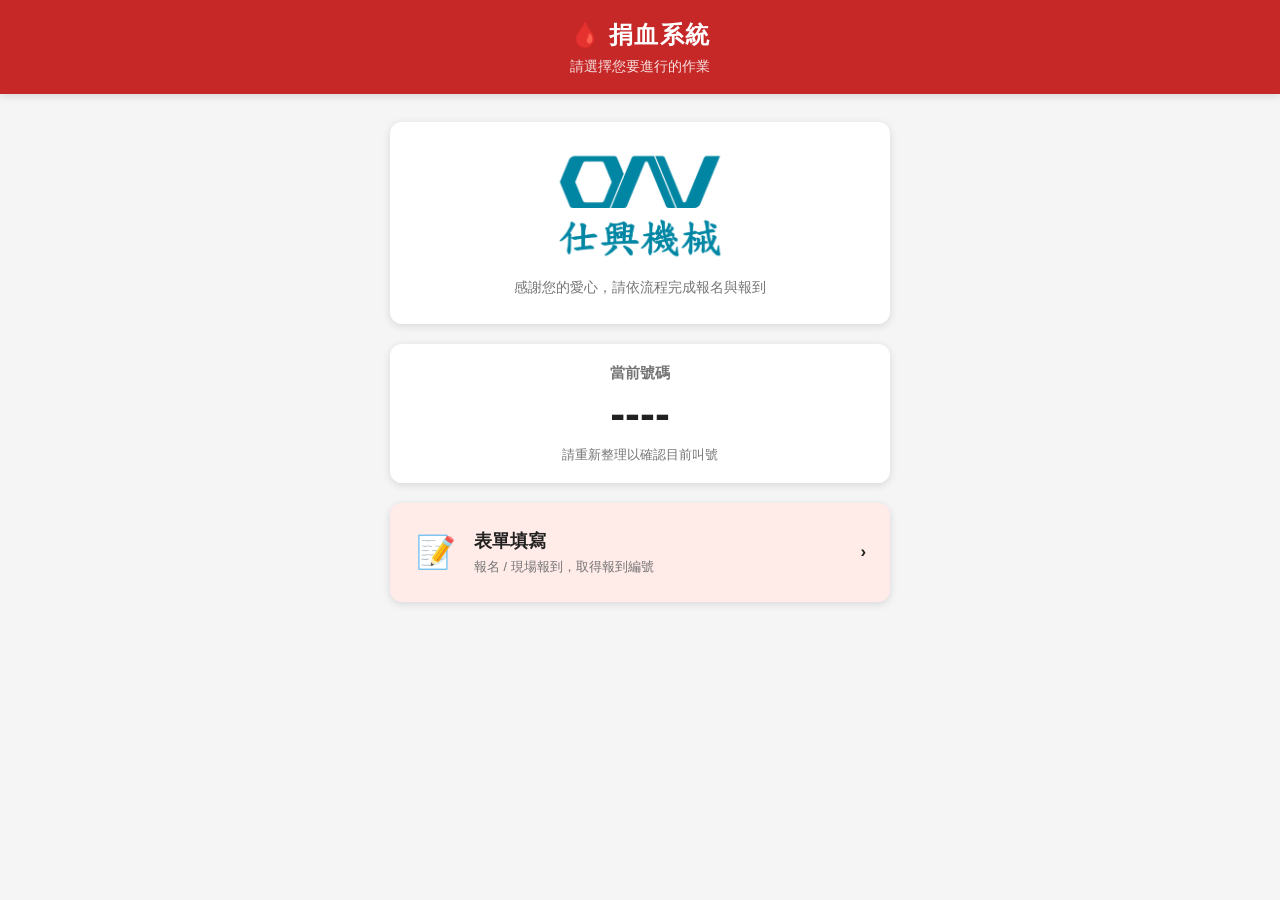
<file: index.html>
<!DOCTYPE html>
<html lang="zh-TW">
<head>
  <meta charset="UTF-8">
  <meta name="viewport" content="width=device-width, initial-scale=1.0">
  <title>捐血系統</title>
  <link rel="stylesheet" href="css/style.css">
  <script src="js/config.js"></script>
  <script src="js/utils.js"></script>
</head>
<body>

  <header class="site-header">
    <h1>🩸 捐血系統</h1>
    <div class="subtitle">請選擇您要進行的作業</div>
  </header>

  <main class="container">

    <div class="home-banner">
      <img src="oav-logo.png" alt="仕興機械" class="banner-logo">
      <div class="event-title hidden" id="eventTitle"></div>
      <p>感謝您的愛心，請依流程完成報名與報到</p>
    </div>

    <section class="current-number-card" aria-live="polite">
      <div class="current-number-label">當前號碼</div>
      <div class="current-number-value" id="currentNumber">----</div>
      <div class="waiting-range hidden" id="waitingRange"></div>
      <div class="current-number-note">請重新整理以確認目前叫號</div>
    </section>

    <nav class="nav-grid">
      <a href="pre-donation.html" class="nav-btn register">
        <span class="icon">📝</span>
        <div class="info">
          <div class="label">表單填寫</div>
          <div class="desc">報名 / 現場報到，取得報到編號</div>
        </div>
        <span>›</span>
      </a>

      <a href="post-donation.html" class="nav-btn donation hidden" id="postDonationLink">
        <span class="icon">🏅</span>
        <div class="info">
          <div class="label">捐血後填寫</div>
          <div class="desc">捐血完畢後填寫捐血結果</div>
        </div>
        <span>›</span>
      </a>
    </nav>

  </main>

  <script>
    const WAITING_RANGE_SIZE = 5; // 當前號碼之後幾號請到現場等候

    function pad4(num) {
      return String(num).padStart(4, '0');
    }

    function showWaitingRange(current) {
      const el = document.getElementById('waitingRange');
      const start = current + 1;
      const end = Math.min(current + WAITING_RANGE_SIZE, 9999);
      if (start > 9999) return;
      el.textContent = pad4(start) + ' ~ ' + pad4(end) + ' 請到現場等候';
      el.classList.remove('hidden');
    }

    async function loadCurrentNumber() {
      try {
        const res = await fetch(CONFIG.GAS_URL, {
          method: 'POST',
          body: JSON.stringify({ action: 'get_current_call_number' }),
        });
        const data = await res.json();
        if (data.status === 'success' && data.number) {
          document.getElementById('currentNumber').textContent = pad4(data.number);
          const current = parseInt(data.number, 10);
          if (!isNaN(current)) showWaitingRange(current);
        }
      } catch (err) {
        document.getElementById('currentNumber').textContent = '----';
      }
    }

    async function loadEventTitle() {
      try {
        const res = await fetch(CONFIG.GAS_URL, {
          method: 'POST',
          body: JSON.stringify({ action: 'get_event_title' }),
        });
        const data = await res.json();
        if (data.status === 'success' && data.title) {
          const el = document.getElementById('eventTitle');
          el.textContent = data.title;
          el.classList.remove('hidden');
        }
      } catch (err) {
        // 讀取失敗時不顯示標題
      }
    }

    async function loadPostDonationStatus() {
      try {
        const res = await fetch(CONFIG.GAS_URL, {
          method: 'POST',
          body: JSON.stringify({ action: 'get_post_donation_status' }),
        });
        const data = await res.json();
        if (data.status === 'success' && data.active === true) {
          document.getElementById('postDonationLink').classList.remove('hidden');
        }
      } catch (err) {
        // 讀取失敗時維持隱藏
      }
    }

    loadCurrentNumber();
    loadEventTitle();
    loadPostDonationStatus();
  </script>
</body>
</html>
</file>
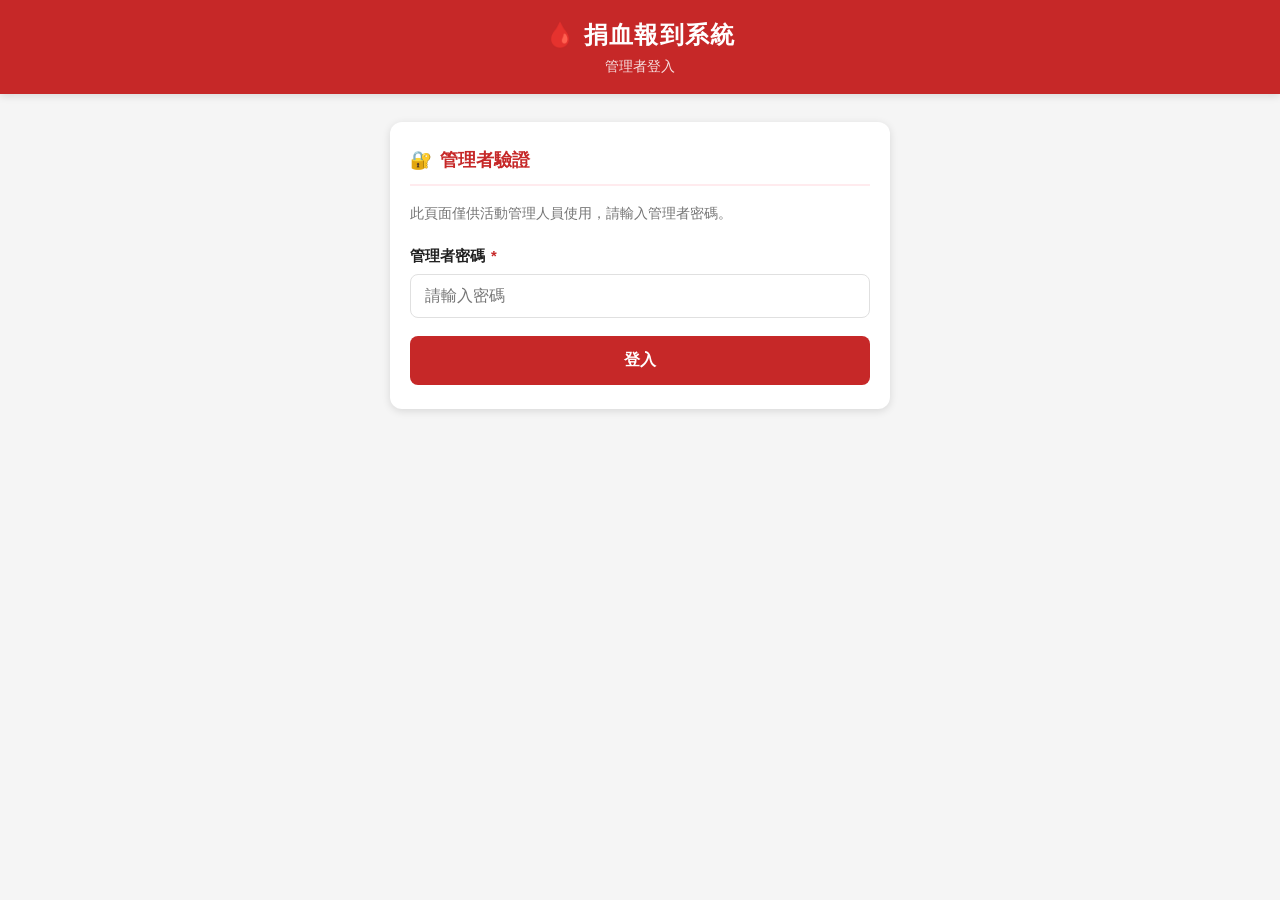
<file: admin-gift.html>
<!DOCTYPE html>
<html lang="zh-TW">
<head>
  <meta charset="UTF-8">
  <meta name="viewport" content="width=device-width, initial-scale=1.0">
  <title>禮品領取管理 - 捐血報到系統</title>
  <link rel="stylesheet" href="css/style.css">
  <style>
    .admin-header-bar {
      display: flex;
      align-items: center;
      justify-content: space-between;
      margin-bottom: 16px;
    }
    .btn-logout {
      background: transparent;
      border: 1.5px solid rgba(255,255,255,0.6);
      color: #fff;
      border-radius: 6px;
      padding: 4px 12px;
      font-size: 0.82rem;
      font-weight: 600;
      font-family: inherit;
      cursor: pointer;
    }
    .btn-logout:hover { background: rgba(255,255,255,0.15); }
    .system-toggle-card {
      background: #fff;
      border-radius: var(--radius);
      padding: 14px 18px;
      margin-bottom: 16px;
      box-shadow: 0 1px 4px rgba(0,0,0,0.08);
    }
    .system-toggle-label {
      font-size: 0.95rem;
      font-weight: 600;
      color: #333;
      margin-bottom: 10px;
    }
    #btnOpen.active,
    #btnCheckinOpen.active,
    #btnPostOpen.active { background: #2E7D32; color: #fff; border-color: #2E7D32; }
    #btnClose.active,
    #btnCheckinClose.active,
    #btnPostClose.active { background: #C62828; color: #fff; border-color: #C62828; }
    .system-status-text {
      font-size: 0.85rem;
      margin-top: 6px;
    }
    .status-open  { color: #2E7D32; }
    .status-close { color: #C62828; }
    #checkinToggleCard {
      background: #FFF8E1;
      border: 1px solid #FFE082;
    }
    #checkinToggleCard .system-toggle-label {
      color: #8A5A00;
    }
    #callNumberCard {
      background: #E3F2FD;
      border: 1px solid #BBDEFB;
    }
    #callNumberCard .system-toggle-label {
      color: #0D47A1;
    }
    .call-number-actions {
      display: grid;
      grid-template-columns: repeat(3, 1fr);
      gap: 8px;
      margin-top: 10px;
    }
    .call-number-actions .btn {
      box-sizing: border-box;
      min-height: 48px;
      margin-top: 0;
      padding: 12px 8px;
      border: 2px solid #1565C0;
      display: flex;
      align-items: center;
      justify-content: center;
      line-height: 1.2;
    }
    .call-number-actions .btn-primary {
      background: #1565C0;
      color: #fff;
    }
    .call-number-actions .btn-primary:hover {
      background: #0D47A1;
    }
    .call-number-actions .btn-outline {
      color: #1565C0;
      background: #fff;
    }
    .call-number-actions .btn-outline:hover {
      background: #BBDEFB;
    }
    #eventTitleCard {
      background: #FCE4EC;
      border: 1px solid #F8BBD0;
    }
    #eventTitleCard .system-toggle-label {
      color: #AD1457;
    }
    .event-title-actions {
      display: grid;
      grid-template-columns: repeat(2, 1fr);
      gap: 8px;
      margin-top: 10px;
    }
    .event-title-actions .btn {
      margin-top: 0;
      min-height: 48px;
    }
    .call-number-message {
      font-size: 0.85rem;
      margin-top: 8px;
      min-height: 1.2em;
    }
    .radio-group {
      display: grid;
      grid-template-columns: repeat(auto-fit, minmax(110px, 1fr));
      gap: 8px;
      margin-top: 6px;
    }
    .radio-group.two-columns {
      grid-template-columns: repeat(2, minmax(0, 1fr));
    }
    .radio-option {
      display: flex;
      align-items: center;
      gap: 14px;
      min-height: 44px;
      padding: 10px 12px;
      border: 1.5px solid #E0E0E0;
      border-radius: 8px;
      background: #fff;
      font-size: 0.92rem;
      font-weight: 600;
      cursor: pointer;
    }
    .radio-option input {
      width: 18px;
      height: 18px;
      accent-color: #C62828;
      flex-shrink: 0;
      margin: 0;
    }
  </style>
</head>
<body>

  <header class="site-header">
    <div class="admin-header-bar">
      <h1 style="font-size:1.1rem; font-weight:700; letter-spacing:0.05em;">🩸 捐血報到系統</h1>
      <button class="btn-logout" onclick="logout()">登出</button>
    </div>
    <div class="subtitle">資料管理</div>
  </header>

  <main class="container">

    <!-- 系統開關 -->
    <div class="system-toggle-card" id="systemToggleCard">
      <div class="system-toggle-label">系統狀態</div>
      <div class="tabs" style="margin-bottom:8px;">
        <button class="tab-btn" id="btnOpen"  onclick="toggleSystem(true)"  disabled>目前開啟</button>
        <button class="tab-btn" id="btnClose" onclick="toggleSystem(false)" disabled>目前關閉</button>
      </div>
      <div class="system-status-text" id="systemStatusText">讀取中...</div>
    </div>

    <!-- 報到開關 -->
    <div class="system-toggle-card" id="checkinToggleCard">
      <div class="system-toggle-label">報到功能</div>
      <div class="tabs" style="margin-bottom:8px;">
        <button class="tab-btn" id="btnCheckinOpen"  onclick="toggleCheckin(true)"  disabled>開放報到</button>
        <button class="tab-btn" id="btnCheckinClose" onclick="toggleCheckin(false)" disabled>關閉報到</button>
      </div>
      <div class="system-status-text" id="checkinStatusText">讀取中...</div>
    </div>

    <!-- 捐血後填寫開關 -->
    <div class="system-toggle-card" id="postDonationToggleCard">
      <div class="system-toggle-label">捐血後填寫</div>
      <div class="tabs" style="margin-bottom:8px;">
        <button class="tab-btn" id="btnPostOpen"  onclick="togglePostDonation(true)"  disabled>開放填寫</button>
        <button class="tab-btn" id="btnPostClose" onclick="togglePostDonation(false)" disabled>關閉填寫</button>
      </div>
      <div class="system-status-text" id="postDonationStatusText">讀取中...</div>
    </div>

    <!-- 活動標題 -->
    <div class="system-toggle-card" id="eventTitleCard">
      <div class="system-toggle-label">活動標題（顯示於首頁）</div>
      <textarea id="eventTitleInput" class="form-control" rows="3" maxlength="200"
                style="resize:vertical; line-height:1.6;"
                placeholder="例：捐血日期: 115年11月18日 (三) 9:00~16:00&#10;協辦單位: XXX（按 Enter 換行）"></textarea>
      <div class="event-title-actions">
        <button type="button" class="btn btn-outline" onclick="clearEventTitle()">清除</button>
        <button type="button" class="btn btn-primary" onclick="saveEventTitle()">儲存</button>
      </div>
      <div class="call-number-message" id="eventTitleMessage">讀取中...</div>
    </div>

    <!-- 當前叫號 -->
    <div class="system-toggle-card" id="callNumberCard">
      <div class="system-toggle-label">當前叫號</div>
      <input type="text" id="callNumberInput" class="form-control"
             placeholder="例：0001" maxlength="4" inputmode="numeric"
             oninput="this.value=this.value.replace(/\D/g,'')">
      <div class="call-number-actions">
        <button type="button" class="btn btn-outline" onclick="stepCallNumber(-1)">上一號</button>
        <button type="button" class="btn btn-primary" onclick="saveCallNumber()">儲存</button>
        <button type="button" class="btn btn-outline" onclick="stepCallNumber(1)">下一號</button>
      </div>
      <div class="call-number-message" id="callNumberMessage">讀取中...</div>
    </div>

    <!-- 搜尋卡片 -->
    <div class="card" id="searchCard">
      <div class="card-title">
        <span>🔍</span> 查詢民眾資料
      </div>

      <div class="tabs">
        <button class="tab-btn active" id="tabPhone" onclick="switchTab('phone')">手機電話</button>
        <button class="tab-btn"        id="tabNumber" onclick="switchTab('number')">報到編號</button>
      </div>

      <div class="tab-panel active" id="panelPhone">
        <form id="phoneForm" novalidate>
          <div class="form-group">
            <label for="s-phone">手機號碼 <span class="required">*</span></label>
            <input type="tel" id="s-phone" class="form-control"
                   placeholder="例：0912345678" maxlength="10"
                   inputmode="numeric"
                   oninput="this.value=this.value.replace(/\D/g,'')">
            <div class="error-msg" id="err-s-phone">請輸入 10 碼手機號碼（09xxxxxxxx）</div>
          </div>
          <button type="submit" class="btn btn-primary">查詢</button>
        </form>
      </div>

      <div class="tab-panel" id="panelNumber">
        <form id="numberForm" novalidate>
          <div class="form-group">
            <label for="s-number">報到編號 <span class="required">*</span></label>
            <input type="text" id="s-number" class="form-control"
                   placeholder="例：0001" maxlength="4"
                   inputmode="numeric"
                   oninput="this.value=this.value.replace(/\D/g,'')">
            <div class="error-msg" id="err-s-number">請輸入報到編號</div>
          </div>
          <button type="submit" class="btn btn-primary">查詢</button>
        </form>
      </div>

      <div id="searchLoading" class="loading" style="display:none; margin-top:12px;">
        <div class="spinner"></div>
        <span>查詢中，請稍候...</span>
      </div>

      <div id="searchError" class="result-box" style="margin-top:12px;"></div>
    </div>

    <!-- 查詢結果 + 編輯卡片 -->
    <div class="card" id="resultCard" style="display:none;">

      <div class="card-title">
        <span>✏️</span> 查詢結果 / 編輯資料
      </div>

      <p style="font-size:0.88rem; color:#1565C0; background:#E3F2FD; padding:10px 12px; border-radius:8px; margin-bottom:18px;">
        電話號碼不可修改，其餘欄位均可更新。
      </p>

      <form id="editForm" novalidate>

        <div class="form-group">
          <label>報名時間</label>
          <input type="text" id="f-regtime" class="form-control" placeholder="yyyy/mm/dd">
        </div>

        <div class="form-group">
          <label for="f-company">公司行號</label>
          <select id="f-company" class="form-control" onchange="toggleFCompanyOther()">
            <option value="">請選擇</option>
            <option value="仕興員工／仕興員工親友">仕興員工／仕興員工親友</option>
            <option value="董事長親友/獅子會">董事長親友/獅子會</option>
            <option value="總經理(青商會/台灣應達)">總經理(青商會/台灣應達)</option>
            <option value="銀行">銀行</option>
            <option value="貿易商/報關行總務/教友">貿易商/報關行總務/教友</option>
            <option value="供應廠商">供應廠商</option>
            <option value="週邊學校警義消">週邊學校警義消</option>
            <option value="CCK聯誼廠商">CCK聯誼廠商</option>
            <option value="社群平台(官網/Line/FB/IG...等)">社群平台(官網/Line/FB/IG...等)</option>
            <option value="其他">其他</option>
          </select>
          <input type="text" id="f-company-other" class="form-control"
                 placeholder="請自行填寫" maxlength="50"
                 style="display:none; margin-top:8px;">
        </div>

        <div class="form-group">
          <label for="f-name">姓名</label>
          <input type="text" id="f-name" class="form-control" maxlength="20">
        </div>

        <div class="form-group">
          <label>電話</label>
          <input type="tel" id="f-phone" class="form-control" readonly
                 style="background:#F5F5F5; color:#757575;">
        </div>

        <div class="form-group">
          <label>捐血CC數</label>
          <div class="radio-group" role="radiogroup" aria-label="捐血CC數">
            <label class="radio-option"><input type="radio" name="f-cc" value="">未選擇</label>
            <label class="radio-option"><input type="radio" name="f-cc" value="250cc">250cc</label>
            <label class="radio-option"><input type="radio" name="f-cc" value="500cc">500cc</label>
          </div>
        </div>

        <div class="form-group">
          <label>報到時間</label>
          <input type="text" id="f-checkintime" class="form-control" placeholder="yyyy/mm/dd">
        </div>

        <div class="form-group">
          <label for="f-checkinnum">報到編號</label>
          <input type="text" id="f-checkinnum" class="form-control"
                 maxlength="4" inputmode="numeric"
                 oninput="this.value=this.value.replace(/\D/g,'')">
        </div>

        <div class="form-group">
          <label>報到</label>
          <div class="radio-group" role="radiogroup" aria-label="報到">
            <label class="radio-option"><input type="radio" name="f-checkin" value="">未報到</label>
            <label class="radio-option"><input type="radio" name="f-checkin" value="Y">已報到</label>
          </div>
        </div>

        <div class="form-group">
          <label>捐血成功</label>
          <div class="radio-group" role="radiogroup" aria-label="捐血成功">
            <label class="radio-option"><input type="radio" name="f-donated" value="">未填寫</label>
            <label class="radio-option"><input type="radio" name="f-donated" value="Y">成功</label>
            <label class="radio-option"><input type="radio" name="f-donated" value="N">未成功</label>
          </div>
        </div>

        <div class="form-group">
          <label>禮品領取</label>
          <div class="radio-group two-columns" role="radiogroup" aria-label="禮品領取">
            <label class="radio-option"><input type="radio" name="f-gift" value="">未填寫</label>
            <label class="radio-option"><input type="radio" name="f-gift" value="Y">已領取</label>
            <label class="radio-option"><input type="radio" name="f-gift" value="N">之後補發</label>
            <label class="radio-option"><input type="radio" name="f-gift" value="無符合資格">無符合資格</label>
          </div>
        </div>

        <div id="submitLoading" class="loading" style="display:none;">
          <div class="spinner"></div>
          <span>更新中，請稍候...</span>
        </div>

        <div id="submitResult" class="result-box"></div>

        <button type="submit" class="btn btn-primary" id="confirmBtn" style="margin-top:8px;">
          確認更新
        </button>

        <button type="button" class="btn btn-outline" onclick="backToSearch()">
          返回查詢
        </button>

      </form>

    </div>

  </main>

  <script src="js/config.js"></script>
  <script src="js/utils.js"></script>
  <script>
    const token = sessionStorage.getItem('ADMIN_TOKEN');
    if (!token) {
      window.location.replace('oavwfc2008-admin-login.html');
    }

    // ── 系統開關 ──
    let systemActive = null;

    async function loadSystemStatus() {
      try {
        const res  = await fetch(CONFIG.GAS_URL, {
          method: 'POST',
          body: JSON.stringify({ action: 'get_system_status', token: token }),
        });
        const data = await res.json();
        if (data.status === 'unauthorized') {
          sessionStorage.removeItem('ADMIN_TOKEN');
          window.location.replace('oavwfc2008-admin-login.html');
          return;
        }
        if (data.status === 'success') {
          updateToggleUI(data.active);
        }
      } catch (err) {
        document.getElementById('systemStatusText').textContent = '讀取失敗';
      }
    }

    function updateToggleUI(active) {
      systemActive = active;
      const btnOpen  = document.getElementById('btnOpen');
      const btnClose = document.getElementById('btnClose');
      const statusEl = document.getElementById('systemStatusText');
      btnOpen.classList.toggle('active',  active);
      btnClose.classList.toggle('active', !active);
      btnOpen.disabled  = false;
      btnClose.disabled = false;
      if (active) {
        statusEl.textContent = '✅ 開啟中（民眾可以使用）';
        statusEl.className   = 'system-status-text status-open';
      } else {
        statusEl.textContent = '🔴 已關閉（民眾無法使用）';
        statusEl.className   = 'system-status-text status-close';
      }
    }

    async function toggleSystem(newActive) {
      if (systemActive === newActive) return;
      const previous = systemActive;

      // 先更新畫面，再送 API
      updateToggleUI(newActive);

      try {
        const res  = await fetch(CONFIG.GAS_URL, {
          method: 'POST',
          body: JSON.stringify({ action: 'set_system_status', token: token, active: newActive }),
        });
        const data = await res.json();
        if (data.status === 'unauthorized') {
          sessionStorage.removeItem('ADMIN_TOKEN');
          window.location.replace('oavwfc2008-admin-login.html');
          return;
        }
        if (data.status !== 'success') {
          updateToggleUI(previous); // 失敗時還原
        }
      } catch (err) {
        updateToggleUI(previous); // 連線失敗時還原
      }
    }

    loadSystemStatus();

    // ── 報到開關 ──
    let checkinActive = null;

    async function loadCheckinStatus() {
      try {
        const res = await fetch(CONFIG.GAS_URL, {
          method: 'POST',
          body: JSON.stringify({ action: 'get_checkin_status' }),
        });
        const data = await res.json();
        if (data.status === 'success') {
          updateCheckinToggleUI(data.active);
        }
      } catch (err) {
        document.getElementById('checkinStatusText').textContent = '讀取失敗';
      }
    }

    function updateCheckinToggleUI(active) {
      checkinActive = active;
      const btnOpen = document.getElementById('btnCheckinOpen');
      const btnClose = document.getElementById('btnCheckinClose');
      const statusEl = document.getElementById('checkinStatusText');
      btnOpen.classList.toggle('active', active);
      btnClose.classList.toggle('active', !active);
      btnOpen.disabled = false;
      btnClose.disabled = false;
      if (active) {
        statusEl.textContent = '✅ 報到開放中（民眾可取得序號）';
        statusEl.className = 'system-status-text status-open';
      } else {
        statusEl.textContent = '🔴 報到未開放（僅可報名，不可取得序號）';
        statusEl.className = 'system-status-text status-close';
      }
    }

    async function toggleCheckin(newActive) {
      if (checkinActive === newActive) return;
      const previous = checkinActive;
      updateCheckinToggleUI(newActive);

      try {
        const res = await fetch(CONFIG.GAS_URL, {
          method: 'POST',
          body: JSON.stringify({ action: 'set_checkin_status', token: token, active: newActive }),
        });
        const data = await res.json();
        if (data.status === 'unauthorized') {
          sessionStorage.removeItem('ADMIN_TOKEN');
          window.location.replace('oavwfc2008-admin-login.html');
          return;
        }
        if (data.status !== 'success') {
          updateCheckinToggleUI(previous);
        }
      } catch (err) {
        updateCheckinToggleUI(previous);
      }
    }

    loadCheckinStatus();

    // ── 捐血後填寫開關 ──
    let postDonationActive = null;

    async function loadPostDonationStatus() {
      try {
        const res = await fetch(CONFIG.GAS_URL, {
          method: 'POST',
          body: JSON.stringify({ action: 'get_post_donation_status' }),
        });
        const data = await res.json();
        if (data.status === 'success') {
          updatePostDonationToggleUI(data.active);
        }
      } catch (err) {
        document.getElementById('postDonationStatusText').textContent = '讀取失敗';
      }
    }

    function updatePostDonationToggleUI(active) {
      postDonationActive = active;
      const btnOpen = document.getElementById('btnPostOpen');
      const btnClose = document.getElementById('btnPostClose');
      const statusEl = document.getElementById('postDonationStatusText');
      btnOpen.classList.toggle('active', active);
      btnClose.classList.toggle('active', !active);
      btnOpen.disabled = false;
      btnClose.disabled = false;
      if (active) {
        statusEl.textContent = '✅ 開放中（首頁顯示入口，民眾可填寫捐血結果）';
        statusEl.className = 'system-status-text status-open';
      } else {
        statusEl.textContent = '🔴 已關閉（首頁不顯示入口，無法填寫）';
        statusEl.className = 'system-status-text status-close';
      }
    }

    async function togglePostDonation(newActive) {
      if (postDonationActive === newActive) return;
      const previous = postDonationActive;
      updatePostDonationToggleUI(newActive);

      try {
        const res = await fetch(CONFIG.GAS_URL, {
          method: 'POST',
          body: JSON.stringify({ action: 'set_post_donation_status', token: token, active: newActive }),
        });
        const data = await res.json();
        if (data.status === 'unauthorized') {
          sessionStorage.removeItem('ADMIN_TOKEN');
          window.location.replace('oavwfc2008-admin-login.html');
          return;
        }
        if (data.status !== 'success') {
          updatePostDonationToggleUI(previous);
        }
      } catch (err) {
        updatePostDonationToggleUI(previous);
      }
    }

    loadPostDonationStatus();

    // ── 活動標題 ──
    function setEventTitleMessage(message, isError) {
      const el = document.getElementById('eventTitleMessage');
      el.textContent = message;
      el.style.color = isError ? '#C62828' : '#2E7D32';
    }

    async function loadEventTitle() {
      try {
        const res = await fetch(CONFIG.GAS_URL, {
          method: 'POST',
          body: JSON.stringify({ action: 'get_event_title' }),
        });
        const data = await res.json();
        if (data.status === 'success') {
          document.getElementById('eventTitleInput').value = data.title || '';
          setEventTitleMessage(data.title ? '目前標題已設定' : '尚未設定標題', false);
        } else {
          setEventTitleMessage(data.message || '讀取失敗', true);
        }
      } catch (err) {
        setEventTitleMessage('讀取失敗', true);
      }
    }

    async function saveEventTitle() {
      const input = document.getElementById('eventTitleInput');
      const title = input.value.trim();
      input.value = title;
      setEventTitleMessage('儲存中...', false);

      try {
        const res = await fetch(CONFIG.GAS_URL, {
          method: 'POST',
          body: JSON.stringify({ action: 'set_event_title', token: token, title: title }),
        });
        const data = await res.json();
        if (data.status === 'unauthorized') {
          sessionStorage.removeItem('ADMIN_TOKEN');
          window.location.replace('oavwfc2008-admin-login.html');
          return;
        }
        if (data.status === 'success') {
          setEventTitleMessage(title ? '已更新標題' : '已清除標題', false);
        } else {
          setEventTitleMessage(data.message || '儲存失敗', true);
        }
      } catch (err) {
        setEventTitleMessage('儲存失敗，請稍後再試', true);
      }
    }

    function clearEventTitle() {
      document.getElementById('eventTitleInput').value = '';
      saveEventTitle();
    }

    loadEventTitle();

    // ── 當前叫號 ──
    async function loadCallNumber() {
      try {
        const res = await fetch(CONFIG.GAS_URL, {
          method: 'POST',
          body: JSON.stringify({ action: 'get_current_call_number' }),
        });
        const data = await res.json();
        if (data.status === 'success') {
          document.getElementById('callNumberInput').value = data.number ? String(data.number).padStart(4, '0') : '';
          setCallNumberMessage(data.number ? '目前叫號：' + String(data.number).padStart(4, '0') : '尚未設定叫號', false);
        } else {
          setCallNumberMessage(data.message || '讀取失敗', true);
        }
      } catch (err) {
        setCallNumberMessage('讀取失敗', true);
      }
    }

    function normalizeCallNumber(value) {
      const digits = String(value || '').replace(/\D/g, '');
      return digits ? digits.padStart(4, '0').slice(-4) : '';
    }

    function setCallNumberMessage(message, isError) {
      const el = document.getElementById('callNumberMessage');
      el.textContent = message;
      el.style.color = isError ? '#C62828' : '#2E7D32';
    }

    function stepCallNumber(delta) {
      const input = document.getElementById('callNumberInput');
      const current = parseInt(input.value || '0', 10);
      const next = Math.max(0, Math.min(9999, current + delta));
      input.value = next > 0 ? String(next).padStart(4, '0') : '';
    }

    async function saveCallNumber() {
      const input = document.getElementById('callNumberInput');
      const number = normalizeCallNumber(input.value);
      input.value = number;
      setCallNumberMessage('儲存中...', false);

      try {
        const res = await fetch(CONFIG.GAS_URL, {
          method: 'POST',
          body: JSON.stringify({ action: 'set_current_call_number', token: token, number: number }),
        });
        const data = await res.json();
        if (data.status === 'unauthorized') {
          sessionStorage.removeItem('ADMIN_TOKEN');
          window.location.replace('oavwfc2008-admin-login.html');
          return;
        }
        if (data.status === 'success') {
          setCallNumberMessage(number ? '已更新為：' + number : '已清除叫號', false);
        } else {
          setCallNumberMessage(data.message || '儲存失敗', true);
        }
      } catch (err) {
        setCallNumberMessage('儲存失敗，請稍後再試', true);
      }
    }

    loadCallNumber();

    const KNOWN_COMPANIES = [
      '仕興員工／仕興員工親友', '董事長親友/獅子會', '總經理(青商會/台灣應達)',
      '銀行', '貿易商/報關行總務/教友', '供應廠商', '週邊學校警義消',
      'CCK聯誼廠商', '社群平台(官網/Line/FB/IG...等)', '其他'
    ];

    let currentPhone = null; // 以電話作為更新時的定位鍵

    // ── 登出 ──
    function logout() {
      sessionStorage.removeItem('ADMIN_TOKEN');
      window.location.replace('oavwfc2008-admin-login.html');
    }

    // ── Tab 切換 ──
    function switchTab(tab) {
      document.getElementById('tabPhone').classList.toggle('active',  tab === 'phone');
      document.getElementById('tabNumber').classList.toggle('active', tab === 'number');
      document.getElementById('panelPhone').classList.toggle('active',  tab === 'phone');
      document.getElementById('panelNumber').classList.toggle('active', tab === 'number');
      clearSearchError();
    }

    function clearSearchError() {
      const box = document.getElementById('searchError');
      box.className = 'result-box';
      box.innerHTML  = '';
    }

    // ── 手機電話查詢 ──
    document.getElementById('phoneForm').addEventListener('submit', async function(e) {
      e.preventDefault();
      const phone = document.getElementById('s-phone').value.trim();
      const errEl = document.getElementById('err-s-phone');
      if (!/^09\d{8}$/.test(phone)) { errEl.classList.add('show'); return; }
      errEl.classList.remove('show');
      await doLookup({ action: 'admin_lookup', token: token, 電話: phone });
    });

    // ── 報到編號查詢 ──
    document.getElementById('numberForm').addEventListener('submit', async function(e) {
      e.preventDefault();
      const num   = document.getElementById('s-number').value.trim();
      const errEl = document.getElementById('err-s-number');
      if (!num) { errEl.classList.add('show'); return; }
      errEl.classList.remove('show');
      await doLookup({ action: 'admin_lookup', token: token, 報到編號: num });
    });

    // ── 共用查詢邏輯 ──
    async function doLookup(payload) {
      clearSearchError();
      document.getElementById('resultCard').style.display = 'none';
      document.getElementById('searchLoading').style.display = 'flex';

      try {
        const res  = await fetch(CONFIG.GAS_URL, {
          method: 'POST',
          body: JSON.stringify(payload),
        });
        const data = await res.json();

        if (data.status === 'unauthorized') {
          sessionStorage.removeItem('ADMIN_TOKEN');
          window.location.replace('oavwfc2008-admin-login.html');
          return;
        }

        if (data.status === 'success') {
          showResult(data);
        } else {
          const box = document.getElementById('searchError');
          box.className = 'result-box error';
          box.innerHTML = `<div class="result-title">❌ 查無資料</div><div class="result-detail">${escapeHtml(data.message)}</div>`;
        }
      } catch (err) {
        const box = document.getElementById('searchError');
        box.className = 'result-box error';
        box.innerHTML = '<div class="result-title">❌ 連線錯誤</div><div class="result-detail">請確認網路後再試。</div>';
      } finally {
        document.getElementById('searchLoading').style.display = 'none';
      }
    }

    // ── 顯示查詢結果（預填表單） ──
    function showResult(data) {
      currentPhone = data.電話 || '';

      document.getElementById('submitResult').className = 'result-box';
      document.getElementById('submitResult').innerHTML  = '';
      document.getElementById('confirmBtn').disabled = false;

      document.getElementById('f-regtime').value     = formatDateStr(data.報名時間);
      document.getElementById('f-name').value         = data.姓名     || '';
      document.getElementById('f-phone').value        = data.電話     || '';
      document.getElementById('f-checkintime').value  = formatDateStr(data.報到時間);
      document.getElementById('f-checkinnum').value   = data.報到編號 ? String(data.報到編號).padStart(4, '0') : '';
      setRadioValue('f-cc', data.捐血CC數);
      setRadioValue('f-checkin', data.報到);
      setRadioValue('f-donated', data.捐血成功);
      setRadioValue('f-gift', data.禮品領取);

      // 公司行號（含「其他」判斷）
      const companyVal = data.公司行號 || '';
      const sel = document.getElementById('f-company');
      if (KNOWN_COMPANIES.includes(companyVal)) {
        sel.value = companyVal;
        document.getElementById('f-company-other').style.display = 'none';
      } else if (companyVal) {
        sel.value = '其他';
        document.getElementById('f-company-other').style.display = 'block';
        document.getElementById('f-company-other').value = companyVal;
      } else {
        sel.value = '';
        document.getElementById('f-company-other').style.display = 'none';
      }

      document.getElementById('resultCard').style.display = 'block';
      document.getElementById('resultCard').scrollIntoView({ behavior: 'smooth', block: 'start' });
    }

    // ── 公司行號「其他」切換 ──
    function toggleFCompanyOther() {
      const isOther = document.getElementById('f-company').value === '其他';
      document.getElementById('f-company-other').style.display = isOther ? 'block' : 'none';
    }

    function getFCompanyValue() {
      const sel = document.getElementById('f-company').value;
      return sel === '其他' ? document.getElementById('f-company-other').value.trim() : sel;
    }

    function setRadioValue(name, value) {
      const normalized = value || '';
      const radios = document.querySelectorAll(`input[name="${name}"]`);
      radios.forEach(function(radio) {
        radio.checked = radio.value === normalized;
      });
    }

    function getRadioValue(name) {
      const checked = document.querySelector(`input[name="${name}"]:checked`);
      return checked ? checked.value : '';
    }

    // ── 確認更新 ──
    document.getElementById('editForm').addEventListener('submit', async function(e) {
      e.preventDefault();

      const btn = document.getElementById('confirmBtn');
      btn.disabled = true;
      document.getElementById('submitLoading').style.display = 'flex';
      document.getElementById('submitResult').className = 'result-box';
      document.getElementById('submitResult').innerHTML  = '';

      const checkinNum = document.getElementById('f-checkinnum').value.trim();

      try {
        const res  = await fetch(CONFIG.GAS_URL, {
          method: 'POST',
          body: JSON.stringify({
            action:   'admin_update',
            token:    token,
            _phone:   currentPhone,
            報名時間: document.getElementById('f-regtime').value.trim(),
            公司行號: getFCompanyValue(),
            姓名:     document.getElementById('f-name').value.trim(),
            捐血CC數: getRadioValue('f-cc'),
            報到時間: document.getElementById('f-checkintime').value.trim(),
            報到編號: checkinNum,
            報到:     getRadioValue('f-checkin'),
            捐血成功: getRadioValue('f-donated'),
            禮品領取: getRadioValue('f-gift'),
          }),
        });
        const data = await res.json();

        if (data.status === 'unauthorized') {
          sessionStorage.removeItem('ADMIN_TOKEN');
          window.location.replace('oavwfc2008-admin-login.html');
          return;
        }

        const box = document.getElementById('submitResult');
        if (data.status === 'success') {
          box.className = 'result-box success';
          box.innerHTML = '<div class="result-title">✅ 更新成功</div><div class="result-detail">資料已更新至 Google Sheet。</div>';
        } else {
          box.className = 'result-box error';
          box.innerHTML = `<div class="result-title">❌ 更新失敗</div><div class="result-detail">${escapeHtml(data.message)}</div>`;
          btn.disabled = false;
        }
      } catch (err) {
        const box = document.getElementById('submitResult');
        box.className = 'result-box error';
        box.innerHTML = '<div class="result-title">❌ 連線錯誤</div><div class="result-detail">請確認網路後再試。</div>';
        btn.disabled = false;
      } finally {
        document.getElementById('submitLoading').style.display = 'none';
      }
    });

    // ── 返回查詢 ──
    function backToSearch() {
      document.getElementById('resultCard').style.display = 'none';
      document.getElementById('s-phone').value  = '';
      document.getElementById('s-number').value = '';
      clearSearchError();
      currentPhone = null;
      window.scrollTo({ top: 0, behavior: 'smooth' });
    }

    // ── 日期格式化（Date 物件或 ISO 字串 → yyyy/mm/dd） ──
    function formatDateStr(val) {
      if (!val) return '';
      const d = new Date(val);
      if (isNaN(d.getTime())) return String(val);
      const yyyy = d.getFullYear();
      const mm   = String(d.getMonth() + 1).padStart(2, '0');
      const dd   = String(d.getDate()).padStart(2, '0');
      return `${yyyy}/${mm}/${dd}`;
    }
  </script>
</body>
</html>
</file>
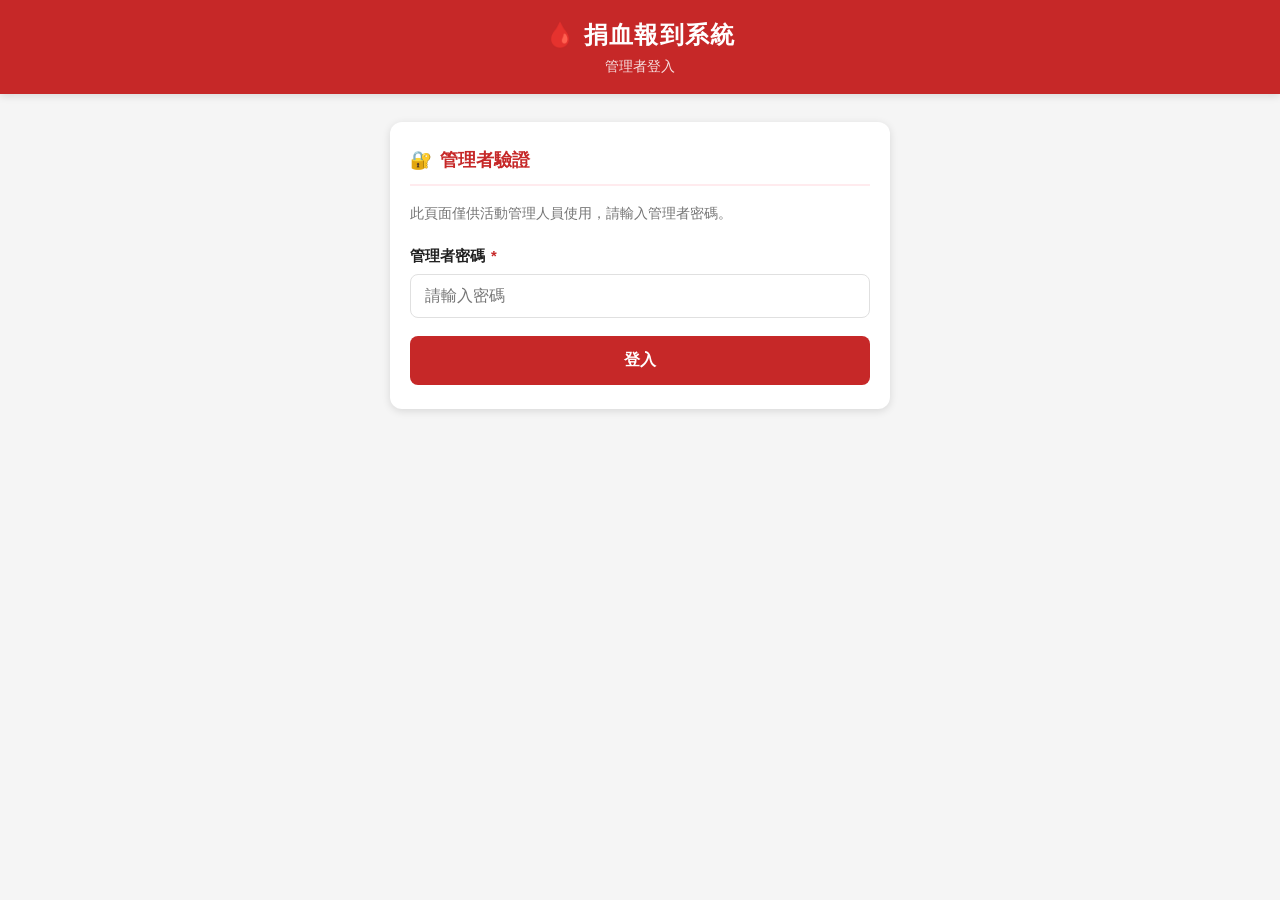
<file: admin-login.html>
<!DOCTYPE html>
<html lang="zh-TW">
<head>
  <meta charset="UTF-8">
  <meta name="viewport" content="width=device-width, initial-scale=1.0">
  <title>管理者登入 - 捐血報到系統</title>
  <link rel="stylesheet" href="css/style.css">
</head>
<body>

  <header class="site-header">
    <h1>🩸 捐血報到系統</h1>
    <div class="subtitle">管理者登入</div>
  </header>

  <main class="container">

    <div class="card">
      <div class="card-title">
        <span>🔐</span> 管理者驗證
      </div>

      <p style="font-size:0.88rem; color:#757575; margin-bottom:20px;">
        此頁面僅供活動管理人員使用，請輸入管理者密碼。
      </p>

      <form id="loginForm" novalidate>

        <div class="form-group">
          <label for="password">管理者密碼 <span class="required">*</span></label>
          <input type="password" id="password" class="form-control"
                 placeholder="請輸入密碼" autocomplete="current-password">
          <div class="error-msg" id="err-password">請輸入密碼</div>
        </div>

        <div id="loadingBox" class="loading" style="display:none;">
          <div class="spinner"></div>
          <span>驗證中，請稍候...</span>
        </div>

        <div id="loginResult" class="result-box"></div>

        <button type="submit" class="btn btn-primary" id="loginBtn" style="margin-top:8px;">
          登入
        </button>

      </form>
    </div>

  </main>

  <script src="js/config.js"></script>
  <script>
    // 若已登入則直接跳轉
    if (sessionStorage.getItem('ADMIN_TOKEN')) {
      window.location.replace('admin-gift.html');
    }

    document.getElementById('loginForm').addEventListener('submit', async function(e) {
      e.preventDefault();

      const password = document.getElementById('password').value;
      const errEl    = document.getElementById('err-password');

      if (!password) {
        errEl.classList.add('show');
        return;
      }
      errEl.classList.remove('show');

      const btn = document.getElementById('loginBtn');
      btn.disabled = true;
      document.getElementById('loadingBox').style.display = 'flex';
      document.getElementById('loginResult').className = 'result-box';
      document.getElementById('loginResult').innerHTML  = '';

      try {
        const res  = await fetch(CONFIG.GAS_URL, {
          method: 'POST',
          body: JSON.stringify({ action: 'admin_login', password: password }),
        });
        const data = await res.json();

        if (data.status === 'success') {
          sessionStorage.setItem('ADMIN_TOKEN', data.token);
          window.location.replace('admin-gift.html');
        } else {
          const box = document.getElementById('loginResult');
          box.className = 'result-box error';
          box.innerHTML = `<div class="result-title">❌ 登入失敗</div><div class="result-detail">${data.message}</div>`;
        }
      } catch (err) {
        const box = document.getElementById('loginResult');
        box.className = 'result-box error';
        box.innerHTML = '<div class="result-title">❌ 連線錯誤</div><div class="result-detail">請確認網路後再試。</div>';
      } finally {
        document.getElementById('loadingBox').style.display = 'none';
        btn.disabled = false;
      }
    });
  </script>
</body>
</html>
</file>
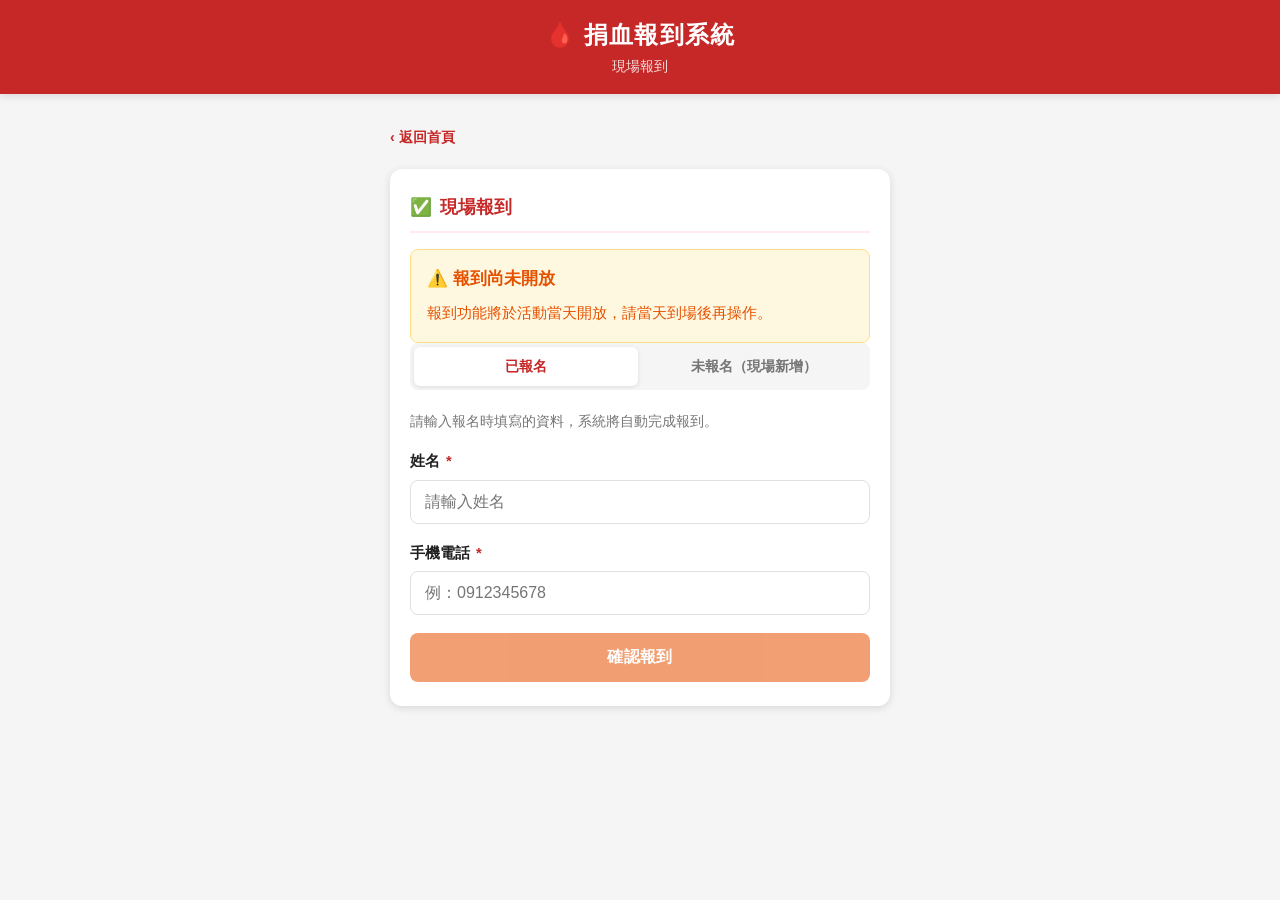
<file: check-in.html>
<!DOCTYPE html>
<html lang="zh-TW">
<head>
  <meta charset="UTF-8">
  <meta name="viewport" content="width=device-width, initial-scale=1.0">
  <title>現場報到 - 捐血報到系統</title>
  <link rel="stylesheet" href="css/style.css">
</head>
<body>

  <header class="site-header">
    <h1>🩸 捐血報到系統</h1>
    <div class="subtitle">現場報到</div>
  </header>

  <main class="container">

    <a href="index.html" class="back-link">‹ 返回首頁</a>

    <div class="card">
      <div class="card-title">
        <span>✅</span> 現場報到
      </div>

      <div id="checkinClosedNotice" class="result-box warning" style="display:none;">
        <div class="result-title">⚠️ 報到尚未開放</div>
        <div class="result-detail">報到功能將於活動當天開放，請當天到場後再操作。</div>
      </div>

      <!-- Tabs -->
      <div class="tabs">
        <button class="tab-btn active" onclick="switchTab('registered', this)">
          已報名
        </button>
        <button class="tab-btn" onclick="switchTab('new', this)">
          未報名（現場新增）
        </button>
      </div>

      <!-- 已報名 Tab -->
      <div id="tab-registered" class="tab-panel active">
        <p style="font-size:0.88rem; color:#757575; margin-bottom:18px;">
          請輸入報名時填寫的資料，系統將自動完成報到。
        </p>

        <form id="checkinForm" novalidate>

          <div class="form-group">
            <label for="c-name">姓名 <span class="required">*</span></label>
            <input type="text" id="c-name" class="form-control"
                   placeholder="請輸入姓名" maxlength="20">
            <div class="error-msg" id="err-c-name">請輸入姓名</div>
          </div>

          <div class="form-group">
            <label for="c-phone">手機電話 <span class="required">*</span></label>
            <input type="tel" id="c-phone" class="form-control"
                   placeholder="例：0912345678" maxlength="10"
                   inputmode="numeric"
                   oninput="this.value=this.value.replace(/\D/g,'')">
            <div class="error-msg" id="err-c-phone">請輸入10碼手機號碼</div>
          </div>

          <div id="loadingBox1" class="loading" style="display:none;">
            <div class="spinner"></div>
            <span>查詢中，請稍候...</span>
          </div>

          <div id="resultBox1" class="result-box"></div>

          <button type="submit" class="btn btn-orange" id="submitBtn1" disabled>
            確認報到
          </button>

        </form>
      </div>

      <!-- 未報名 Tab -->
      <div id="tab-new" class="tab-panel">
        <p style="font-size:0.88rem; color:#757575; margin-bottom:18px;">
          現場未事先報名，請填寫完整資料直接完成報到。
        </p>

        <form id="checkinNewForm" novalidate>

          <div class="form-group">
            <label for="n-company">公司行號 <span class="required">*</span></label>
            <select id="n-company" class="form-control" onchange="toggleNOther()">
              <option value="">請選擇</option>
              <option value="仕興員工／仕興員工親友">仕興員工／仕興員工親友</option>
              <option value="董事長親友/獅子會">董事長親友/獅子會</option>
              <option value="總經理(青商會/台灣應達)">總經理(青商會/台灣應達)</option>
              <option value="銀行">銀行</option>
              <option value="貿易商/報關行總務/教友">貿易商/報關行總務/教友</option>
              <option value="供應廠商">供應廠商</option>
              <option value="週邊學校警義消">週邊學校警義消</option>
              <option value="CCK聯誼廠商">CCK聯誼廠商</option>
              <option value="社群平台(官網/Line/FB/IG...等)">社群平台(官網/Line/FB/IG...等)</option>
              <option value="其他">其他</option>
            </select>
            <div class="error-msg" id="err-n-company">請選擇公司行號</div>
            <input type="text" id="n-company-other" class="form-control"
                   placeholder="請自行填寫"
                   maxlength="50" style="display:none; margin-top:8px;">
            <div class="error-msg" id="err-n-company-other">請填寫說明</div>
          </div>

          <div class="form-group">
            <label for="n-name">姓名 <span class="required">*</span></label>
            <input type="text" id="n-name" class="form-control"
                   placeholder="請輸入真實姓名" maxlength="20">
            <div class="error-msg" id="err-n-name">請輸入姓名</div>
          </div>

          <div class="form-group">
            <label for="n-phone">手機電話 <span class="required">*</span></label>
            <input type="tel" id="n-phone" class="form-control"
                   placeholder="例：0912345678" maxlength="10"
                   inputmode="numeric"
                   oninput="this.value=this.value.replace(/\D/g,'')">
            <div class="error-msg" id="err-n-phone">請輸入10碼手機號碼</div>
          </div>

          <div class="form-group">
            <label for="n-cc">捐血CC數 <span class="required">*</span></label>
            <select id="n-cc" class="form-control">
              <option value="">請選擇捐血量</option>
              <option value="250cc">250cc</option>
              <option value="500cc">500cc</option>
            </select>
            <div class="error-msg" id="err-n-cc">請選擇捐血CC數</div>
          </div>

          <div id="loadingBox2" class="loading" style="display:none;">
            <div class="spinner"></div>
            <span>送出中，請稍候...</span>
          </div>

          <div id="resultBox2" class="result-box"></div>

          <button type="submit" class="btn btn-orange" id="submitBtn2" disabled>
            確認報到
          </button>

        </form>
      </div>
    </div>

  </main>

  <script src="js/config.js"></script>
  <script src="js/utils.js"></script>
  <script>
    let checkinActive = false;
    const CHECKIN_CLOSED_MESSAGE = '報到功能將於活動當天開放，請當天到場後再操作。';

    async function loadCheckinStatus() {
      try {
        const res = await fetch(CONFIG.GAS_URL, {
          method: 'POST',
          body: JSON.stringify({ action: 'get_checkin_status' }),
        });
        const data = await res.json();
        checkinActive = data.status === 'success' && data.active === true;
      } catch (err) {
        checkinActive = false;
      }
      applyCheckinAvailability();
    }

    function applyCheckinAvailability() {
      document.getElementById('submitBtn1').disabled = !checkinActive;
      document.getElementById('submitBtn2').disabled = !checkinActive;
      document.getElementById('checkinClosedNotice').style.display = checkinActive ? 'none' : 'block';
    }

    loadCheckinStatus();

    // ── 依 URL 參數自動切換 tab 並隱藏頁籤列 ──
    (function() {
      const tab = new URLSearchParams(window.location.search).get('tab');
      if (tab === 'new') {
        document.getElementById('tab-registered').classList.remove('active');
        document.getElementById('tab-new').classList.add('active');
        document.querySelectorAll('.tab-btn')[0].classList.remove('active');
        document.querySelectorAll('.tab-btn')[1].classList.add('active');
      }
      // 從首頁進入時隱藏頁籤列
      if (tab === 'registered' || tab === 'new') {
        document.querySelector('.tabs').style.display = 'none';
      }
    })();

    // ── Tab 切換 ──
    function switchTab(tab, btn) {
      document.querySelectorAll('.tab-panel').forEach(p => p.classList.remove('active'));
      document.querySelectorAll('.tab-btn').forEach(b => b.classList.remove('active'));
      document.getElementById('tab-' + tab).classList.add('active');
      btn.classList.add('active');
      clearResults();
    }

    function clearResults() {
      ['resultBox1', 'resultBox2'].forEach(id => {
        const el = document.getElementById(id);
        el.className = 'result-box';
        el.innerHTML = '';
      });
      document.querySelectorAll('.error-msg').forEach(e => e.classList.remove('show'));
    }

    function showErr(id, show) {
      const el = document.getElementById('err-' + id);
      if (el) el.classList.toggle('show', show);
    }

    function showResult(boxId, type, title, detail, checkinNum) {
      const box = document.getElementById(boxId);
      box.className = 'result-box ' + type;
      const icon = type === 'success' ? '✅' : type === 'warning' ? '⚠️' : '❌';
      let numHtml = '';
      if (checkinNum) {
        numHtml = `
          <div class="checkin-number">${escapeHtml(checkinNum)}</div>
          <div class="checkin-label">請記住您的報到編號，捐血後需使用</div>
        `;
      }
      box.innerHTML = `
        <div class="result-title">${icon} ${title}</div>
        <div class="result-detail">${escapeHtml(detail)}</div>
        ${numHtml}
      `;
    }

    // ── 已報名表單 ──
    document.getElementById('checkinForm').addEventListener('submit', async function(e) {
      e.preventDefault();
      if (!checkinActive) {
        showResult('resultBox1', 'warning', '報到尚未開放', CHECKIN_CLOSED_MESSAGE);
        return;
      }

      const name  = document.getElementById('c-name').value.trim();
      const phone = document.getElementById('c-phone').value.trim();

      let valid = true;
      showErr('c-name',  !name);                          if (!name)  valid = false;
      showErr('c-phone', !/^09\d{8}$/.test(phone));       if (!/^09\d{8}$/.test(phone)) valid = false;
      if (!valid) return;

      const btn = document.getElementById('submitBtn1');
      btn.disabled = true;
      document.getElementById('loadingBox1').style.display = 'flex';
      document.getElementById('resultBox1').className = 'result-box';

      try {
        const res  = await fetch(CONFIG.GAS_URL, {
          method: 'POST',
          body: JSON.stringify({
            action: 'checkin',
            姓名: name,
            電話: phone,
          }),
        });
        const data = await res.json();

        if (data.status === 'success') {
          window.location.href = `success.html?type=checkin&name=${encodeURIComponent(data.姓名)}&number=${data.報到編號}&cc=${encodeURIComponent(data.捐血CC數)}`;
        } else if (data.status === 'already_checkin') {
          showResult('resultBox1', 'warning', '已完成報到', data.message, data.報到編號);
        } else {
          showResult('resultBox1', 'error', '報到失敗', data.message);
        }
      } catch (err) {
        showResult('resultBox1', 'error', '連線錯誤', '無法連接伺服器，請確認網路後再試。');
      } finally {
        document.getElementById('loadingBox1').style.display = 'none';
        btn.disabled = false;
        applyCheckinAvailability();
      }
    });

    function toggleNOther() {
      const isOther = document.getElementById('n-company').value === '其他';
      document.getElementById('n-company-other').style.display = isOther ? 'block' : 'none';
    }

    function getNCompanyValue() {
      const sel = document.getElementById('n-company').value;
      return sel === '其他' ? document.getElementById('n-company-other').value.trim() : sel;
    }

    // ── 未報名表單 ──
    document.getElementById('checkinNewForm').addEventListener('submit', async function(e) {
      e.preventDefault();
      if (!checkinActive) {
        showResult('resultBox2', 'warning', '報到尚未開放', CHECKIN_CLOSED_MESSAGE);
        return;
      }

      const companySelect = document.getElementById('n-company').value;
      const companyOther  = document.getElementById('n-company-other').value.trim();
      const company = getNCompanyValue();
      const name    = document.getElementById('n-name').value.trim();
      const phone   = document.getElementById('n-phone').value.trim();
      const cc      = document.getElementById('n-cc').value;

      let valid = true;
      showErr('n-company', !companySelect);  if (!companySelect) valid = false;
      if (companySelect === '其他') {
        showErr('n-company-other', !companyOther); if (!companyOther) valid = false;
      }
      showErr('n-name',    !name);           if (!name)    valid = false;
      showErr('n-phone',   !/^09\d{8}$/.test(phone)); if (!/^09\d{8}$/.test(phone)) valid = false;
      showErr('n-cc',      !cc);             if (!cc)      valid = false;
      if (!valid) return;

      const btn = document.getElementById('submitBtn2');
      btn.disabled = true;
      document.getElementById('loadingBox2').style.display = 'flex';
      document.getElementById('resultBox2').className = 'result-box';

      try {
        const res  = await fetch(CONFIG.GAS_URL, {
          method: 'POST',
          body: JSON.stringify({
            action: 'checkin_new',
            公司行號: company,
            姓名: name,
            電話: phone,
            捐血CC數: cc,
          }),
        });
        const data = await res.json();

        if (data.status === 'success') {
          window.location.href = `success.html?type=checkin&name=${encodeURIComponent(data.姓名)}&number=${data.報到編號}&cc=${encodeURIComponent(data.捐血CC數)}`;
        } else {
          showResult('resultBox2', 'error', '報到失敗', data.message);
        }
      } catch (err) {
        showResult('resultBox2', 'error', '連線錯誤', '無法連接伺服器，請確認網路後再試。');
      } finally {
        document.getElementById('loadingBox2').style.display = 'none';
        btn.disabled = false;
        applyCheckinAvailability();
      }
    });
  </script>
</body>
</html>
</file>
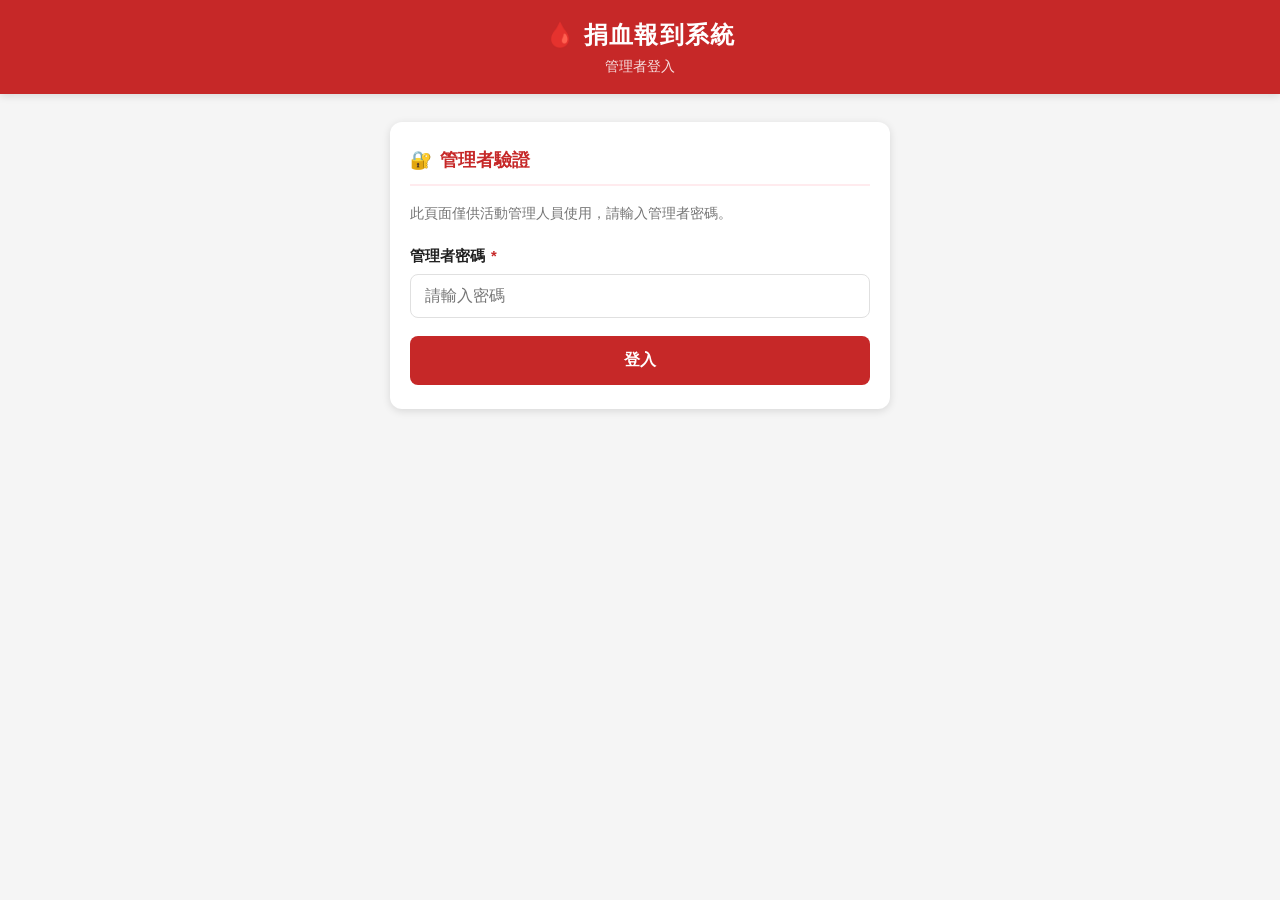
<file: oavwfc2008-admin-login.html>
<!DOCTYPE html>
<html lang="zh-TW">
<head>
  <meta charset="UTF-8">
  <meta name="viewport" content="width=device-width, initial-scale=1.0">
  <title>管理者登入 - 捐血報到系統</title>
  <link rel="stylesheet" href="css/style.css">
</head>
<body>

  <header class="site-header">
    <h1>🩸 捐血報到系統</h1>
    <div class="subtitle">管理者登入</div>
  </header>

  <main class="container">

    <div class="card">
      <div class="card-title">
        <span>🔐</span> 管理者驗證
      </div>

      <p style="font-size:0.88rem; color:#757575; margin-bottom:20px;">
        此頁面僅供活動管理人員使用，請輸入管理者密碼。
      </p>

      <form id="loginForm" novalidate>

        <div class="form-group">
          <label for="password">管理者密碼 <span class="required">*</span></label>
          <input type="password" id="password" class="form-control"
                 placeholder="請輸入密碼" autocomplete="current-password">
          <div class="error-msg" id="err-password">請輸入密碼</div>
        </div>

        <div id="loadingBox" class="loading" style="display:none;">
          <div class="spinner"></div>
          <span>驗證中，請稍候...</span>
        </div>

        <div id="loginResult" class="result-box"></div>

        <button type="submit" class="btn btn-primary" id="loginBtn" style="margin-top:8px;">
          登入
        </button>

      </form>
    </div>

  </main>

  <script src="js/config.js"></script>
  <script src="js/utils.js"></script>
  <script>
    // 若已登入則直接跳轉
    if (sessionStorage.getItem('ADMIN_TOKEN')) {
      window.location.replace('admin-gift.html');
    }

    document.getElementById('loginForm').addEventListener('submit', async function(e) {
      e.preventDefault();

      const password = document.getElementById('password').value;
      const errEl    = document.getElementById('err-password');

      if (!password) {
        errEl.classList.add('show');
        return;
      }
      errEl.classList.remove('show');

      const btn = document.getElementById('loginBtn');
      btn.disabled = true;
      document.getElementById('loadingBox').style.display = 'flex';
      document.getElementById('loginResult').className = 'result-box';
      document.getElementById('loginResult').innerHTML  = '';

      try {
        const res  = await fetch(CONFIG.GAS_URL, {
          method: 'POST',
          body: JSON.stringify({ action: 'admin_login', password: password }),
        });
        const data = await res.json();

        if (data.status === 'success') {
          sessionStorage.setItem('ADMIN_TOKEN', data.token);
          window.location.replace('admin-gift.html');
        } else {
          const box = document.getElementById('loginResult');
          box.className = 'result-box error';
          box.innerHTML = `<div class="result-title">❌ 登入失敗</div><div class="result-detail">${escapeHtml(data.message)}</div>`;
        }
      } catch (err) {
        const box = document.getElementById('loginResult');
        box.className = 'result-box error';
        box.innerHTML = '<div class="result-title">❌ 連線錯誤</div><div class="result-detail">請確認網路後再試。</div>';
      } finally {
        document.getElementById('loadingBox').style.display = 'none';
        btn.disabled = false;
      }
    });
  </script>
</body>
</html>
</file>
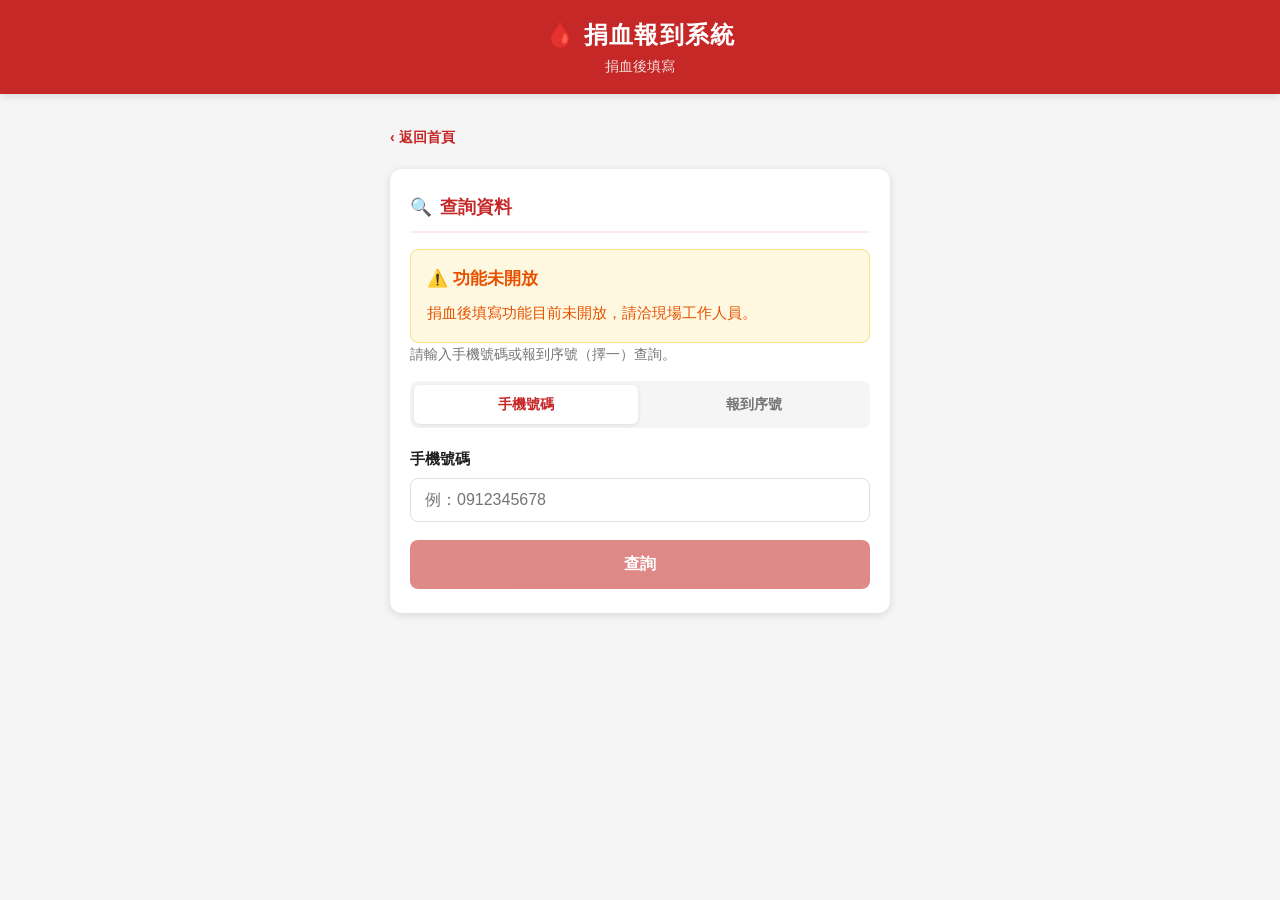
<file: post-donation.html>
<!DOCTYPE html>
<html lang="zh-TW">
<head>
  <meta charset="UTF-8">
  <meta name="viewport" content="width=device-width, initial-scale=1.0">
  <title>捐血後填寫 - 捐血報到系統</title>
  <link rel="stylesheet" href="css/style.css">
  <style>
    .show-staff-box {
      background: #FFD600;
      border-radius: var(--radius);
      padding: 20px 16px;
      text-align: center;
      margin-bottom: 20px;
    }
    .show-staff-box .staff-msg {
      font-size: 1.3rem;
      font-weight: 700;
      color: #5D4000;
      line-height: 1.5;
    }
    .thank-you-box {
      background: #E8F5E9;
      border: 2px solid #A5D6A7;
      border-radius: var(--radius);
      padding: 28px 20px;
      text-align: center;
      margin-bottom: 20px;
    }
    .thank-you-box .ty-icon {
      font-size: 3rem;
      margin-bottom: 12px;
    }
    .thank-you-box .ty-title {
      font-size: 1.4rem;
      font-weight: 700;
      color: var(--green);
      margin-bottom: 10px;
    }
    .thank-you-box .ty-msg {
      font-size: 1rem;
      color: #2E7D32;
      line-height: 1.8;
    }
    .result-summary {
      background: #F5F5F5;
      border-radius: 8px;
      padding: 16px;
      margin-bottom: 20px;
      font-size: 0.95rem;
      line-height: 2;
    }
  </style>
</head>
<body>

  <header class="site-header">
    <h1>🩸 捐血報到系統</h1>
    <div class="subtitle">捐血後填寫</div>
  </header>

  <main class="container">

    <a href="index.html" class="back-link" id="backLink">‹ 返回首頁</a>

    <!-- Step 1：查詢 -->
    <div class="card" id="step1Card">
      <div class="card-title">
        <span>🔍</span> 查詢資料
      </div>

      <div id="postDonationClosedNotice" class="result-box warning" style="display:none;">
        <div class="result-title">⚠️ 功能未開放</div>
        <div class="result-detail">捐血後填寫功能目前未開放，請洽現場工作人員。</div>
      </div>

      <p style="font-size:0.88rem; color:#757575; margin-bottom:16px;">
        請輸入手機號碼或報到序號（擇一）查詢。
      </p>

      <!-- 查詢方式切換 -->
      <div class="tabs" id="queryTypeTabs">
        <button class="tab-btn active" onclick="switchQueryType('phone', this)">手機號碼</button>
        <button class="tab-btn"        onclick="switchQueryType('number', this)">報到序號</button>
      </div>

      <form id="queryForm" novalidate>

        <!-- 手機號碼輸入 -->
        <div id="phoneGroup" class="form-group">
          <label for="q-phone">手機號碼</label>
          <input type="tel" id="q-phone" class="form-control"
                 placeholder="例：0912345678" maxlength="10"
                 inputmode="numeric"
                 oninput="this.value=this.value.replace(/\D/g,'')">
          <div class="error-msg" id="err-q-phone">請輸入10碼手機號碼（09xxxxxxxx）</div>
        </div>

        <!-- 報到序號輸入 -->
        <div id="numberGroup" class="form-group" style="display:none;">
          <label for="q-number">報到序號</label>
          <input type="text" id="q-number" class="form-control"
                 placeholder="例：0001" maxlength="4"
                 inputmode="numeric" pattern="\d{1,4}"
                 style="font-size:1.5rem; text-align:center; letter-spacing:0.2em; font-weight:700;">
          <div class="error-msg" id="err-q-number">請輸入1～4位報到序號</div>
        </div>

        <div id="queryLoading" class="loading" style="display:none;">
          <div class="spinner"></div>
          <span>查詢中，請稍候...</span>
        </div>

        <div id="queryResult" class="result-box"></div>

        <button type="submit" class="btn btn-primary" id="queryBtn">
          查詢
        </button>

      </form>
    </div>

    <!-- Step 2：填寫捐血結果（捐血成功為空白時顯示） -->
    <div class="card" id="step2Card" style="display:none;">
      <div class="card-title">
        <span>🩸</span> 填寫捐血結果
      </div>

      <div id="personInfo" class="result-summary"></div>

      <form id="donationForm" novalidate>

        <div class="form-group">
          <label>您是否有成功捐血（請點選下方按鈕） <span class="required">*</span></label>
          <div class="yn-group">
            <button type="button" class="yn-btn" id="btn-success-y"
                    onclick="selectSuccess('Y')">
              ✓ 成功
            </button>
            <button type="button" class="yn-btn" id="btn-success-n"
                    onclick="selectSuccess('N')">
              ✗ 未成功
            </button>
          </div>
          <div class="error-msg" id="err-success">請選擇捐血結果</div>
        </div>

        <div id="submitLoading" class="loading" style="display:none;">
          <div class="spinner"></div>
          <span>更新中，請稍候...</span>
        </div>

        <div id="submitResult" class="result-box"></div>

        <button type="submit" class="btn btn-green" id="submitBtn">
          下一步
        </button>

        <button type="button" class="btn btn-outline" onclick="resetAll()">
          重新查詢
        </button>

      </form>
    </div>

    <!-- Step 3Y：出示給工作人員（捐血成功 Y） -->
    <div class="card" id="step3YCard" style="display:none;">
      <div class="show-staff-box">
        <div style="font-size:2rem; margin-bottom:8px;">📋</div>
        <div class="staff-msg">請將此畫面出示給工作人員，領取捐血禮品</div>
      </div>

      <div id="finalInfoY" class="result-summary"></div>

      <a href="index.html" class="btn btn-outline" style="display:block; text-align:center; text-decoration:none; padding:14px; border-radius:8px; border:2px solid #C62828; color:#C62828; font-weight:700;">
        返回首頁
      </a>
    </div>

    <!-- Step 3N：感謝頁（捐血成功 N） -->
    <div class="card" id="step3NCard" style="display:none;">
      <div class="thank-you-box">
        <div class="ty-icon">❤️</div>
        <div class="ty-title">感謝您的愛心！</div>
        <div class="ty-msg">
          雖然這次未能成功捐血，<br>
          您願意前來參與已是最大的支持。<br>
          期待下次再與您相見，<br>
          一起為需要的人盡一份心力！
        </div>
      </div>

      <a href="index.html" class="btn btn-outline" style="display:block; text-align:center; text-decoration:none; padding:14px; border-radius:8px; border:2px solid #C62828; color:#C62828; font-weight:700;">
        返回首頁
      </a>
    </div>

  </main>

  <script src="js/config.js"></script>
  <script src="js/utils.js"></script>
  <script>
    let queryType         = 'phone'; // 'phone' | 'number'
    let selectedSuccess   = '';
    let currentCheckinNum = '';
    let currentCompany    = '';
    let currentPhone      = '';
    let currentInfoHtml   = '';

    // ── 捐血後填寫開關 ──
    async function loadPostDonationStatus() {
      let active = false;
      try {
        const res = await fetch(CONFIG.GAS_URL, {
          method: 'POST',
          body: JSON.stringify({ action: 'get_post_donation_status' }),
        });
        const data = await res.json();
        active = data.status === 'success' && data.active === true;
      } catch (err) {
        active = false;
      }
      document.getElementById('postDonationClosedNotice').style.display = active ? 'none' : 'block';
      document.getElementById('queryBtn').disabled = !active;
    }

    loadPostDonationStatus();

    // ── 切換查詢方式 ──
    function switchQueryType(type, btn) {
      queryType = type;
      document.querySelectorAll('#queryTypeTabs .tab-btn').forEach(b => b.classList.remove('active'));
      btn.classList.add('active');
      document.getElementById('phoneGroup').style.display  = type === 'phone'  ? 'block' : 'none';
      document.getElementById('numberGroup').style.display = type === 'number' ? 'block' : 'none';
      document.getElementById('queryResult').className = 'result-box';
      document.getElementById('queryResult').innerHTML = '';
      document.getElementById('err-q-phone').classList.remove('show');
      document.getElementById('err-q-number').classList.remove('show');
    }

    // ── 選擇捐血成功 ──
    function selectSuccess(val) {
      selectedSuccess = val;
      document.getElementById('btn-success-y').className = 'yn-btn' + (val === 'Y' ? ' selected-y' : '');
      document.getElementById('btn-success-n').className = 'yn-btn' + (val === 'N' ? ' selected-n' : '');
      document.getElementById('err-success').classList.remove('show');
    }

    // ── 重置回 Step 1 ──
    function resetAll() {
      selectedSuccess   = '';
      currentCheckinNum = '';
      currentCompany    = '';
      currentPhone      = '';
      currentInfoHtml   = '';
      document.getElementById('queryForm').reset();
      document.getElementById('queryResult').className = 'result-box';
      document.getElementById('queryResult').innerHTML = '';
      document.getElementById('submitResult').className = 'result-box';
      document.getElementById('submitResult').innerHTML = '';
      document.querySelectorAll('.yn-btn').forEach(b => b.className = 'yn-btn');
      document.querySelectorAll('.error-msg').forEach(e => e.classList.remove('show'));
      document.getElementById('step1Card').style.display  = 'block';
      document.getElementById('step2Card').style.display  = 'none';
      document.getElementById('step3YCard').style.display = 'none';
      document.getElementById('step3NCard').style.display = 'none';
      document.getElementById('backLink').style.display   = 'inline-flex';
    }

    // ── 顯示 Y 出示畫面 ──
    function showStep3Y(infoHtml) {
      document.getElementById('finalInfoY').innerHTML = infoHtml +
        '<div><span style="color:#757575; font-size:0.85rem;">捐血成功</span><br><strong>✓ 成功</strong></div>';
      document.getElementById('step3YCard').style.display = 'block';
      document.getElementById('backLink').style.display   = 'none';
    }

    // ── 顯示 N 感謝畫面 ──
    function showStep3N() {
      document.getElementById('step3NCard').style.display = 'block';
      document.getElementById('backLink').style.display   = 'none';
    }

    // ── Step 1：查詢 ──
    document.getElementById('queryForm').addEventListener('submit', async function(e) {
      e.preventDefault();

      let payload;

      if (queryType === 'phone') {
        const phone = document.getElementById('q-phone').value.trim();
        if (!/^09\d{8}$/.test(phone)) {
          document.getElementById('err-q-phone').classList.add('show');
          return;
        }
        document.getElementById('err-q-phone').classList.remove('show');
        payload = { action: 'lookup_phone', 電話: phone };

      } else {
        const num = document.getElementById('q-number').value.trim();
        if (!num || !/^\d{1,4}$/.test(num)) {
          document.getElementById('err-q-number').classList.add('show');
          return;
        }
        document.getElementById('err-q-number').classList.remove('show');
        payload = { action: 'lookup_checkin', 報到編號: num.padStart(4, '0') };
      }

      const btn = document.getElementById('queryBtn');
      btn.disabled = true;
      document.getElementById('queryLoading').style.display = 'flex';
      document.getElementById('queryResult').className = 'result-box';

      try {
        const res  = await fetch(CONFIG.GAS_URL, {
          method: 'POST',
          body: JSON.stringify(payload),
        });
        const data = await res.json();

        const isFound = queryType === 'phone'
          ? data.status === 'found'
          : data.status === 'success';

        if (isFound) {
          if (queryType === 'phone') {
            if (!data.報到編號) {
              const box = document.getElementById('queryResult');
              box.className = 'result-box warning';
              box.innerHTML = '<div class="result-title">⚠️ 尚未完成報到</div><div class="result-detail">請先至「捐血前填寫」完成報到，取得報到序號後再回來填寫。</div>';
              return;
            }
          }
          currentCheckinNum = String(data.報到編號).padStart(4, '0');
          currentCompany    = data.公司行號 || '';
          currentPhone      = data.電話 || '';

          currentInfoHtml = `
            <div><span style="color:#757575; font-size:0.85rem;">報到序號</span><br>
              <strong style="font-size:1.6rem; letter-spacing:0.15em; color:#C62828;">${escapeHtml(currentCheckinNum)}</strong>
            </div>
            <div><span style="color:#757575; font-size:0.85rem;">公司行號</span><br><strong>${escapeHtml(currentCompany)}</strong></div>
            <div><span style="color:#757575; font-size:0.85rem;">姓名</span><br><strong>${escapeHtml(data.姓名)}</strong></div>
            <div><span style="color:#757575; font-size:0.85rem;">手機電話</span><br><strong>${escapeHtml(currentPhone)}</strong></div>
            <div><span style="color:#757575; font-size:0.85rem;">捐血CC數</span><br><strong>${escapeHtml(data.捐血CC數)}</strong></div>
          `;

          document.getElementById('step1Card').style.display = 'none';

          if (data.捐血成功 === 'Y') {
            // 已填 Y → 出示畫面
            showStep3Y(currentInfoHtml);
          } else if (data.捐血成功 === 'N') {
            // 已填 N → 感謝畫面
            showStep3N();
          } else {
            // 空白 → 讓使用者填寫
            document.getElementById('personInfo').innerHTML = currentInfoHtml;
            document.getElementById('step2Card').style.display = 'block';
          }

        } else {
          const box = document.getElementById('queryResult');
          box.className = 'result-box error';
          box.innerHTML = `<div class="result-title">❌ 查無資料</div><div class="result-detail">${escapeHtml(data.message)}</div>`;
        }
      } catch (err) {
        const box = document.getElementById('queryResult');
        box.className = 'result-box error';
        box.innerHTML = '<div class="result-title">❌ 連線錯誤</div><div class="result-detail">請確認網路後再試。</div>';
      } finally {
        document.getElementById('queryLoading').style.display = 'none';
        btn.disabled = false;
      }
    });

    // ── Step 2：送出捐血結果 ──
    document.getElementById('donationForm').addEventListener('submit', async function(e) {
      e.preventDefault();

      if (!selectedSuccess) {
        document.getElementById('err-success').classList.add('show');
        return;
      }

      const btn = document.getElementById('submitBtn');
      btn.disabled = true;
      document.getElementById('submitLoading').style.display = 'flex';
      document.getElementById('submitResult').className = 'result-box';

      try {
        const res  = await fetch(CONFIG.GAS_URL, {
          method: 'POST',
          body: JSON.stringify({
            action:   'update_donation',
            報到編號:  currentCheckinNum,
            捐血成功:  selectedSuccess,
          }),
        });
        const data = await res.json();

        if (data.status === 'success') {
          document.getElementById('step2Card').style.display = 'none';

          if (selectedSuccess === 'Y') {
            showStep3Y(currentInfoHtml);
          } else {
            showStep3N();
          }
        } else {
          const box = document.getElementById('submitResult');
          box.className = 'result-box error';
          box.innerHTML = `<div class="result-title">❌ 更新失敗</div><div class="result-detail">${escapeHtml(data.message)}</div>`;
        }
      } catch (err) {
        const box = document.getElementById('submitResult');
        box.className = 'result-box error';
        box.innerHTML = '<div class="result-title">❌ 連線錯誤</div><div class="result-detail">請確認網路後再試。</div>';
      } finally {
        document.getElementById('submitLoading').style.display = 'none';
        btn.disabled = false;
      }
    });
  </script>
</body>
</html>
</file>
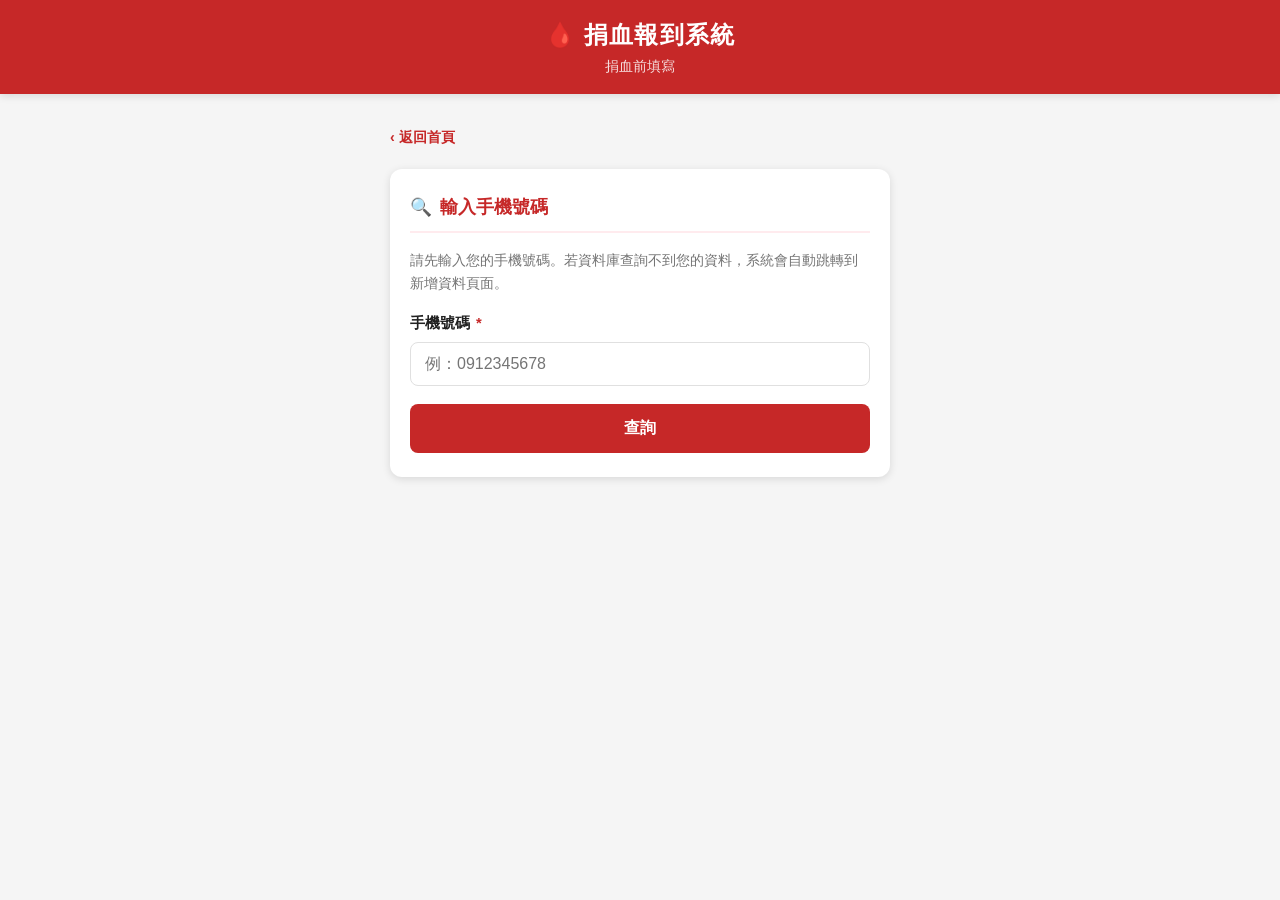
<file: pre-donation.html>
<!DOCTYPE html>
<html lang="zh-TW">
<head>
  <meta charset="UTF-8">
  <meta name="viewport" content="width=device-width, initial-scale=1.0">
  <title>捐血前填寫 - 捐血報到系統</title>
  <link rel="stylesheet" href="css/style.css">
</head>
<body>

  <header class="site-header">
    <h1>🩸 捐血報到系統</h1>
    <div class="subtitle">捐血前填寫</div>
  </header>

  <main class="container">

    <a href="index.html" class="back-link">‹ 返回首頁</a>

    <!-- Step 1：輸入手機號碼查詢 -->
    <div class="card" id="step1Card">
      <div class="card-title">
        <span>🔍</span> 輸入手機號碼
      </div>

      <p style="font-size:0.88rem; color:#757575; margin-bottom:18px;">
        請先輸入您的手機號碼。若資料庫查詢不到您的資料，系統會自動跳轉到新增資料頁面。
      </p>

      <form id="phoneForm" novalidate>

        <div class="form-group">
          <label for="phone">手機號碼 <span class="required">*</span></label>
          <input type="tel" id="phone" class="form-control"
                 placeholder="例：0912345678" maxlength="10"
                 inputmode="numeric"
                 oninput="this.value=this.value.replace(/\D/g,'')">
          <div class="error-msg" id="err-phone">請輸入10碼手機號碼（09xxxxxxxx）</div>
        </div>

        <div id="loadingBox" class="loading" style="display:none;">
          <div class="spinner"></div>
          <span>查詢中，請稍候...</span>
        </div>

        <div id="queryResult" class="result-box"></div>

        <button type="submit" class="btn btn-primary" id="queryBtn">
          查詢
        </button>

      </form>
    </div>

    <!-- Step 2a：已報名 - 確認資料 -->
    <div class="card" id="step2FoundCard" style="display:none;">
      <div class="card-title">
        <span>✅</span> 查詢結果
      </div>

      <p style="font-size:0.88rem; color:#2E7D32; background:#E8F5E9; padding:10px 12px; border-radius:8px; margin-bottom:18px;">
        已查詢到您的資料，請確認以下資料是否正確。
      </p>

      <div id="foundInfo" style="
        background: #F5F5F5;
        border-radius: 8px;
        padding: 16px;
        margin-bottom: 20px;
        font-size: 0.95rem;
        line-height: 2;
      "></div>

      <div id="alreadyRegisteredBox" class="result-box success" style="display:none;"></div>

      <div id="profileWarningBox" class="result-box warning" style="display:none;"></div>

      <div id="alreadyCheckinBox" class="result-box warning" style="display:none;"></div>

      <div id="completeRegisterLoading" class="loading" style="display:none;">
        <div class="spinner"></div>
        <span>完成報名中，請稍候...</span>
      </div>

      <div id="checkinLoading" class="loading" style="display:none;">
        <div class="spinner"></div>
        <span>報到中，請稍候...</span>
      </div>

      <div id="checkinResult" class="result-box"></div>

      <div id="checkinClosedBox" class="result-box warning" style="display:none;">
        <div class="result-title">⚠️ 報到尚未開放</div>
        <div class="result-detail">報到功能將於活動當天開放，請當天到場後再操作。</div>
      </div>

      <button type="button" class="btn btn-green" id="completeRegisterBtn"
              onclick="completeRegister()">
        完成報名
      </button>

      <button type="button" class="btn btn-orange" id="checkinBtn"
              onclick="doCheckin()" disabled>
        完成報到
      </button>

      <button type="button" class="btn btn-outline-blue" onclick="showEditCard()" id="editBtn">
        修改資料
      </button>

      <button type="button" class="btn btn-outline" onclick="resetToStep1()">
        返回重新查詢
      </button>

    </div>

    <!-- Step 3：修改資料 -->
    <div class="card" id="step3EditCard" style="display:none;">
      <div class="card-title">
        <span>✏️</span> 修改資料
      </div>

      <p style="font-size:0.88rem; color:#1565C0; background:#E3F2FD; padding:10px 12px; border-radius:8px; margin-bottom:18px;">
        請修改需要更正的欄位，手機號碼不可變更。
      </p>

      <form id="editForm" novalidate>

        <div class="form-group">
          <label>手機號碼</label>
          <input type="tel" id="e-phone" class="form-control" readonly
                 style="background:#F5F5F5; color:#757575;">
        </div>

        <div class="form-group">
          <label for="e-company">公司行號 <span class="required">*</span></label>
          <select id="e-company" class="form-control" onchange="toggleEditOther()">
            <option value="">請選擇</option>
            <option value="仕興員工／仕興員工親友">仕興員工／仕興員工親友</option>
            <option value="董事長親友/獅子會">董事長親友/獅子會</option>
            <option value="總經理(青商會/台灣應達)">總經理(青商會/台灣應達)</option>
            <option value="銀行">銀行</option>
            <option value="貿易商/報關行總務/教友">貿易商/報關行總務/教友</option>
            <option value="供應廠商">供應廠商</option>
            <option value="週邊學校警義消">週邊學校警義消</option>
            <option value="CCK聯誼廠商">CCK聯誼廠商</option>
            <option value="社群平台(官網/Line/FB/IG...等)">社群平台(官網/Line/FB/IG...等)</option>
            <option value="其他">其他</option>
          </select>
          <div class="error-msg" id="err-e-company">請選擇公司行號</div>
          <input type="text" id="e-company-other" class="form-control"
                 placeholder="請自行填寫"
                 maxlength="50" style="display:none; margin-top:8px;">
          <div class="error-msg" id="err-e-company-other">請填寫說明</div>
        </div>

        <div class="form-group">
          <label for="e-name">姓名 <span class="required">*</span></label>
          <input type="text" id="e-name" class="form-control"
                 placeholder="請輸入真實姓名" maxlength="20">
          <div class="error-msg" id="err-e-name">請輸入姓名</div>
        </div>

        <div class="form-group">
          <label for="e-cc">捐血CC數 <span class="required">*</span></label>
          <select id="e-cc" class="form-control">
            <option value="">請選擇捐血量</option>
            <option value="250cc">250cc</option>
            <option value="500cc">500cc</option>
          </select>
          <div class="error-msg" id="err-e-cc">請選擇捐血CC數</div>
        </div>

        <div id="editLoading" class="loading" style="display:none;">
          <div class="spinner"></div>
          <span>更新中，請稍候...</span>
        </div>

        <div id="editResult" class="result-box"></div>

        <button type="submit" class="btn btn-primary" id="editSubmitBtn">
          確認修改
        </button>

        <button type="button" class="btn btn-outline" onclick="cancelEdit()">
          取消
        </button>

      </form>
    </div>

    <!-- Step 2b：未報名 - 填寫資料 -->
    <div class="card" id="step2NotFoundCard" style="display:none;">
      <div class="card-title">
        <span>📝</span> 填寫報名資料
      </div>

      <p style="font-size:0.88rem; color:#E65100; background:#FFF3E0; padding:10px 12px; border-radius:8px; margin-bottom:18px;">
        查無報名資料，請填寫以下欄位完成報名。
      </p>

      <form id="registerForm" novalidate>

        <div class="form-group">
          <label for="r-phone">手機號碼</label>
          <input type="tel" id="r-phone" class="form-control" readonly
                 style="background:#F5F5F5; color:#757575;">
        </div>

        <div class="form-group">
          <label for="r-company">公司行號 <span class="required">*</span></label>
          <select id="r-company" class="form-control" onchange="toggleOther()">
            <option value="">請選擇</option>
            <option value="仕興員工／仕興員工親友">仕興員工／仕興員工親友</option>
            <option value="董事長親友/獅子會">董事長親友/獅子會</option>
            <option value="總經理(青商會/台灣應達)">總經理(青商會/台灣應達)</option>
            <option value="銀行">銀行</option>
            <option value="貿易商/報關行總務/教友">貿易商/報關行總務/教友</option>
            <option value="供應廠商">供應廠商</option>
            <option value="週邊學校警義消">週邊學校警義消</option>
            <option value="CCK聯誼廠商">CCK聯誼廠商</option>
            <option value="社群平台(官網/Line/FB/IG...等)">社群平台(官網/Line/FB/IG...等)</option>
            <option value="其他">其他</option>
          </select>
          <div class="error-msg" id="err-r-company">請選擇公司行號</div>
          <input type="text" id="r-company-other" class="form-control"
                 placeholder="請自行填寫"
                 maxlength="50" style="display:none; margin-top:8px;">
          <div class="error-msg" id="err-r-company-other">請填寫說明</div>
        </div>

        <div class="form-group">
          <label for="r-name">姓名 <span class="required">*</span></label>
          <input type="text" id="r-name" class="form-control"
                 placeholder="請輸入真實姓名" maxlength="20">
          <div class="error-msg" id="err-r-name">請輸入姓名</div>
        </div>

        <div class="form-group">
          <label for="r-cc">捐血CC數 <span class="required">*</span></label>
          <select id="r-cc" class="form-control">
            <option value="">請選擇捐血量</option>
            <option value="250cc">250cc</option>
            <option value="500cc">500cc</option>
          </select>
          <div class="error-msg" id="err-r-cc">請選擇捐血CC數</div>
        </div>

        <div id="registerLoading" class="loading" style="display:none;">
          <div class="spinner"></div>
          <span>送出中，請稍候...</span>
        </div>

        <div id="registerResult" class="result-box"></div>

        <div id="registerCheckinClosedBox" class="result-box warning" style="display:none;">
          <div class="result-title">⚠️ 報到尚未開放</div>
          <div class="result-detail">報到功能將於活動當天開放，請先完成報名，活動當天到場後再報到取得序號。</div>
        </div>

        <button type="button" class="btn btn-primary" id="registerOnlyBtn"
                onclick="submitRegister(false)">
          僅報名（尚未現場報到）
        </button>

        <button type="button" class="btn btn-orange" id="registerCheckinBtn"
                onclick="submitRegister(true)" disabled>
          報名並現場報到（取得序號）
        </button>

        <button type="button" class="btn btn-outline" onclick="resetToStep1()">
          返回重新查詢
        </button>

      </form>
    </div>

  </main>

  <script src="js/config.js"></script>
  <script src="js/utils.js"></script>
  <script>
    let foundData = null; // 存放 lookup_phone 查詢結果
    let checkinActive = false;
    const CHECKIN_CLOSED_MESSAGE = '報到功能將於活動當天開放，請當天到場後再操作。';

    async function loadCheckinStatus() {
      try {
        const res = await fetch(CONFIG.GAS_URL, {
          method: 'POST',
          body: JSON.stringify({ action: 'get_checkin_status' }),
        });
        const data = await res.json();
        checkinActive = data.status === 'success' && data.active === true;
      } catch (err) {
        checkinActive = false;
      }
      applyCheckinAvailability();
    }

    function applyCheckinAvailability() {
      const checkinBtn = document.getElementById('checkinBtn');
      const registerCheckinBtn = document.getElementById('registerCheckinBtn');
      const checkinClosedBox = document.getElementById('checkinClosedBox');
      const registerCheckinClosedBox = document.getElementById('registerCheckinClosedBox');

      if (checkinBtn) checkinBtn.disabled = !checkinActive;
      if (registerCheckinBtn) registerCheckinBtn.disabled = !checkinActive;
      if (checkinClosedBox) checkinClosedBox.style.display = checkinActive ? 'none' : 'block';
      if (registerCheckinClosedBox) registerCheckinClosedBox.style.display = checkinActive ? 'none' : 'block';
    }

    loadCheckinStatus();

    // ── 重置回 Step 1 ──
    function resetToStep1() {
      foundData = null;
      document.getElementById('phone').value = '';
      document.getElementById('queryResult').className = 'result-box';
      document.getElementById('queryResult').innerHTML = '';
      document.getElementById('step1Card').style.display = 'block';
      document.getElementById('step2FoundCard').style.display = 'none';
      document.getElementById('step2NotFoundCard').style.display = 'none';
      document.getElementById('err-phone').classList.remove('show');
    }

    // ── 公司行號「其他」切換 ──
    function toggleOther() {
      const isOther = document.getElementById('r-company').value === '其他';
      document.getElementById('r-company-other').style.display = isOther ? 'block' : 'none';
    }

    function getCompanyValue() {
      const sel = document.getElementById('r-company').value;
      return sel === '其他' ? document.getElementById('r-company-other').value.trim() : sel;
    }

    // ── Step 1：查詢手機號碼 ──
    document.getElementById('phoneForm').addEventListener('submit', async function(e) {
      e.preventDefault();

      const phone = document.getElementById('phone').value.trim();
      const errEl = document.getElementById('err-phone');

      if (!/^09\d{8}$/.test(phone)) {
        errEl.classList.add('show');
        return;
      }
      errEl.classList.remove('show');

      const btn = document.getElementById('queryBtn');
      btn.disabled = true;
      document.getElementById('loadingBox').style.display = 'flex';
      document.getElementById('queryResult').className = 'result-box';

      try {
        const res  = await fetch(CONFIG.GAS_URL, {
          method: 'POST',
          body: JSON.stringify({ action: 'lookup_phone', 電話: phone }),
        });
        const data = await res.json();

        if (data.status === 'found') {
          foundData = data;
          showFoundCard(data);
        } else {
          showNotFoundCard(phone);
        }
        document.getElementById('step1Card').style.display = 'none';

      } catch (err) {
        const box = document.getElementById('queryResult');
        box.className = 'result-box error';
        box.innerHTML = '<div class="result-title">❌ 連線錯誤</div><div class="result-detail">請確認網路後再試。</div>';
      } finally {
        document.getElementById('loadingBox').style.display = 'none';
        btn.disabled = false;
      }
    });

    // ── 顯示已報名資料 ──
    function showFoundCard(data) {
      document.getElementById('alreadyRegisteredBox').style.display = 'none';
      document.getElementById('alreadyRegisteredBox').innerHTML = '';
      document.getElementById('alreadyCheckinBox').style.display = 'none';
      document.getElementById('alreadyCheckinBox').innerHTML = '';
      document.getElementById('profileWarningBox').style.display = 'none';
      document.getElementById('profileWarningBox').innerHTML = '';
      document.getElementById('checkinResult').className = 'result-box';
      document.getElementById('checkinResult').innerHTML = '';
      document.getElementById('checkinBtn').style.display = 'block';
      document.getElementById('checkinClosedBox').style.display = checkinActive ? 'none' : 'block';

      const isRegistered = !!String(data.報名時間 || '').trim();
      const isCheckedIn = data.報到 === 'Y';
      document.getElementById('completeRegisterBtn').style.display =
        (isRegistered || isCheckedIn) ? 'none' : 'block';

      document.getElementById('foundInfo').innerHTML = `
        <div style="background:#FFF8E1; border:1.5px solid #FFE082; border-radius:8px; padding:10px 12px; margin-bottom:8px;">
          <span style="color:#8A5A00; font-size:0.85rem;">報名時間</span><br>
          <strong style="color:#5D4000;">${escapeHtml(data.報名時間 || '尚未完成報名')}</strong>
        </div>
        <div><span style="color:#757575; font-size:0.85rem;">公司行號</span><br><strong>${escapeHtml(data.公司行號)}</strong></div>
        <div><span style="color:#757575; font-size:0.85rem;">姓名</span><br><strong>${escapeHtml(data.姓名)}</strong></div>
        <div><span style="color:#757575; font-size:0.85rem;">手機號碼</span><br><strong>${escapeHtml(data.電話)}</strong></div>
        <div><span style="color:#757575; font-size:0.85rem;">捐血CC數</span><br><strong>${escapeHtml(data.捐血CC數)}</strong></div>
      `;

      if (isRegistered && !isCheckedIn) {
        const registeredBox = document.getElementById('alreadyRegisteredBox');
        registeredBox.style.display = 'block';
        registeredBox.innerHTML = `
          <div class="result-title">✅ 您已完成報名</div>
          <div class="result-detail">您已於 ${escapeHtml(data.報名時間)} 完成報名，請於活動當天到場後再進行報到。</div>
        `;
      }

      if (!String(data.公司行號 || '').trim() || !String(data.捐血CC數 || '').trim()) {
        const warningBox = document.getElementById('profileWarningBox');
        warningBox.style.display = 'block';
        warningBox.innerHTML = `
          <div class="result-title">⚠️ 資料尚未完整</div>
          <div class="result-detail">公司行號或捐血CC數尚未填寫，仍可先完成報名，稍後可使用「修改資料」補齊。</div>
        `;
      }

      if (data.報到 === 'Y') {
        const box = document.getElementById('alreadyCheckinBox');
        box.style.display = 'block';
        box.innerHTML = `
          <div class="result-title">⚠️ 您已完成報到</div>
          <div class="result-detail">報到編號：<strong style="font-size:1.3rem; letter-spacing:0.1em;">${escapeHtml(data.報到編號)}</strong><br>請直接前往捐血。</div>
        `;
        document.getElementById('checkinBtn').style.display = 'none';
        document.getElementById('checkinClosedBox').style.display = 'none';
      }

      applyCheckinAvailability();
      document.getElementById('step2FoundCard').style.display = 'block';
    }

    // ── 顯示未報名表單 ──
    function showNotFoundCard(phone) {
      document.getElementById('r-phone').value = phone;
      applyCheckinAvailability();
      document.getElementById('step2NotFoundCard').style.display = 'block';
    }

    // ── Step 2a：完成報名 ──
    async function completeRegister() {
      if (!foundData) return;

      const btn = document.getElementById('completeRegisterBtn');
      btn.disabled = true;
      document.getElementById('completeRegisterLoading').style.display = 'flex';
      document.getElementById('checkinResult').className = 'result-box';
      document.getElementById('checkinResult').innerHTML = '';

      try {
        const res  = await fetch(CONFIG.GAS_URL, {
          method: 'POST',
          body: JSON.stringify({
            action: 'complete_register',
            電話: foundData.電話,
          }),
        });
        const data = await res.json();

        if (data.status === 'success') {
          window.location.href = `success.html?type=register&name=${encodeURIComponent(data.姓名 || foundData.姓名)}`;
        } else if (data.status === 'already_registered') {
          foundData.報名時間 = data.報名時間 || foundData.報名時間;
          const box = document.getElementById('checkinResult');
          box.className = 'result-box warning';
          box.innerHTML = `<div class="result-title">⚠️ 已完成報名</div><div class="result-detail">${escapeHtml(data.message)}</div>`;
        } else {
          const box = document.getElementById('checkinResult');
          box.className = 'result-box error';
          box.innerHTML = `<div class="result-title">❌ 報名失敗</div><div class="result-detail">${escapeHtml(data.message)}</div>`;
        }
      } catch (err) {
        const box = document.getElementById('checkinResult');
        box.className = 'result-box error';
        box.innerHTML = '<div class="result-title">❌ 連線錯誤</div><div class="result-detail">請確認網路後再試。</div>';
      } finally {
        document.getElementById('completeRegisterLoading').style.display = 'none';
        btn.disabled = false;
      }
    }

    // ── Step 2a：完成報到 ──
    async function doCheckin() {
      if (!foundData) return;
      if (!checkinActive) {
        const box = document.getElementById('checkinResult');
        box.className = 'result-box warning';
        box.innerHTML = `<div class="result-title">⚠️ 報到尚未開放</div><div class="result-detail">${CHECKIN_CLOSED_MESSAGE}</div>`;
        return;
      }

      const btn = document.getElementById('checkinBtn');
      btn.disabled = true;
      document.getElementById('checkinLoading').style.display = 'flex';
      document.getElementById('checkinResult').className = 'result-box';

      try {
        const res  = await fetch(CONFIG.GAS_URL, {
          method: 'POST',
          body: JSON.stringify({
            action: 'checkin',
            姓名: foundData.姓名,
            電話: foundData.電話,
          }),
        });
        const data = await res.json();

        if (data.status === 'success') {
          window.location.href = `success.html?type=checkin&name=${encodeURIComponent(data.姓名)}&number=${data.報到編號}&cc=${encodeURIComponent(data.捐血CC數)}`;
        } else if (data.status === 'already_checkin') {
          const box = document.getElementById('alreadyCheckinBox');
          box.style.display = 'block';
          box.innerHTML = `
            <div class="result-title">⚠️ 您已完成報到</div>
            <div class="result-detail">報到編號：<strong style="font-size:1.3rem; letter-spacing:0.1em;">${escapeHtml(data.報到編號)}</strong></div>
          `;
          btn.style.display = 'none';
        } else {
          const box = document.getElementById('checkinResult');
          box.className = 'result-box error';
          box.innerHTML = `<div class="result-title">❌ 報到失敗</div><div class="result-detail">${escapeHtml(data.message)}</div>`;
        }
      } catch (err) {
        const box = document.getElementById('checkinResult');
        box.className = 'result-box error';
        box.innerHTML = '<div class="result-title">❌ 連線錯誤</div><div class="result-detail">請確認網路後再試。</div>';
      } finally {
        document.getElementById('checkinLoading').style.display = 'none';
        btn.disabled = false;
        applyCheckinAvailability();
      }
    }

    // ── Step 2b：驗證表單 ──
    function validateRegister() {
      let valid = true;

      const companySelect = document.getElementById('r-company').value;
      const companyOther  = document.getElementById('r-company-other').value.trim();
      const name          = document.getElementById('r-name').value.trim();
      const cc            = document.getElementById('r-cc').value;

      const show = (id, err) => {
        document.getElementById('err-' + id).classList.toggle('show', err);
        if (err) valid = false;
      };

      show('r-company', !companySelect);
      if (companySelect === '其他') show('r-company-other', !companyOther);
      show('r-name', !name);
      show('r-cc', !cc);

      return valid;
    }

    // ── Step 2b：送出報名（withCheckin = true 時同時報到） ──
    async function submitRegister(withCheckin) {
      if (!validateRegister()) return;
      if (withCheckin && !checkinActive) {
        const box = document.getElementById('registerResult');
        box.className = 'result-box warning';
        box.innerHTML = `<div class="result-title">⚠️ 報到尚未開放</div><div class="result-detail">請先使用「僅報名」，活動當天到場後再報到取得序號。</div>`;
        return;
      }

      const phone   = document.getElementById('r-phone').value.trim();
      const company = getCompanyValue();
      const name    = document.getElementById('r-name').value.trim();
      const cc      = document.getElementById('r-cc').value;

      const btnOnly    = document.getElementById('registerOnlyBtn');
      const btnCheckin = document.getElementById('registerCheckinBtn');
      btnOnly.disabled    = true;
      btnCheckin.disabled = true;
      document.getElementById('registerLoading').style.display = 'flex';
      document.getElementById('registerResult').className = 'result-box';

      try {
        if (withCheckin) {
          // 直接呼叫 checkin_new（報名 + 報到一次完成）
          const res  = await fetch(CONFIG.GAS_URL, {
            method: 'POST',
            body: JSON.stringify({
              action: 'checkin_new',
              公司行號: company,
              姓名: name,
              電話: phone,
              捐血CC數: cc,
            }),
          });
          const data = await res.json();

          if (data.status === 'success') {
            window.location.href = `success.html?type=checkin&name=${encodeURIComponent(data.姓名)}&number=${data.報到編號}&cc=${encodeURIComponent(data.捐血CC數)}`;
          } else {
            showRegisterError(data.message || '請稍後再試');
          }
        } else {
          // 僅報名
          const res  = await fetch(CONFIG.GAS_URL, {
            method: 'POST',
            body: JSON.stringify({
              action: 'register',
              公司行號: company,
              姓名: name,
              電話: phone,
              捐血CC數: cc,
            }),
          });
          const data = await res.json();

          if (data.status === 'success') {
            window.location.href = `success.html?type=register&name=${encodeURIComponent(name)}`;
          } else if (data.status === 'duplicate') {
            const box = document.getElementById('registerResult');
            box.className = 'result-box warning';
            box.innerHTML = `<div class="result-title">⚠️ 重複報名</div><div class="result-detail">${escapeHtml(data.message)}</div>`;
          } else {
            showRegisterError(data.message || '請稍後再試');
          }
        }
      } catch (err) {
        showRegisterError('無法連接伺服器，請確認網路後再試。');
      } finally {
        document.getElementById('registerLoading').style.display = 'none';
        btnOnly.disabled    = false;
        btnCheckin.disabled = false;
        applyCheckinAvailability();
      }
    }

    function showRegisterError(msg) {
      const box = document.getElementById('registerResult');
      box.className = 'result-box error';
      box.innerHTML = `<div class="result-title">❌ 送出失敗</div><div class="result-detail">${escapeHtml(msg)}</div>`;
    }

    // ── Step 3：修改資料 ──

    const KNOWN_COMPANIES = [
      '仕興員工／仕興員工親友', '董事長親友/獅子會', '總經理(青商會/台灣應達)',
      '銀行', '貿易商/報關行總務/教友', '供應廠商', '週邊學校警義消',
      'CCK聯誼廠商', '社群平台(官網/Line/FB/IG...等)', '其他'
    ];

    function showEditCard() {
      if (!foundData) return;
      document.getElementById('step2FoundCard').style.display = 'none';

      // 預填目前資料
      document.getElementById('e-phone').value = foundData.電話;
      document.getElementById('e-name').value  = foundData.姓名;

      const companyVal = foundData.公司行號 || '';
      const sel = document.getElementById('e-company');
      if (KNOWN_COMPANIES.includes(companyVal)) {
        sel.value = companyVal;
        document.getElementById('e-company-other').style.display = 'none';
      } else {
        sel.value = '其他';
        document.getElementById('e-company-other').style.display = 'block';
        document.getElementById('e-company-other').value = companyVal;
      }

      const ccSel = document.getElementById('e-cc');
      ccSel.value = foundData.捐血CC數 || '';

      document.getElementById('editResult').className = 'result-box';
      document.getElementById('editResult').innerHTML = '';
      document.getElementById('step3EditCard').style.display = 'block';
    }

    function cancelEdit() {
      document.getElementById('step3EditCard').style.display = 'none';
      document.getElementById('step2FoundCard').style.display = 'block';
    }

    function toggleEditOther() {
      const isOther = document.getElementById('e-company').value === '其他';
      document.getElementById('e-company-other').style.display = isOther ? 'block' : 'none';
    }

    function getEditCompanyValue() {
      const sel = document.getElementById('e-company').value;
      return sel === '其他' ? document.getElementById('e-company-other').value.trim() : sel;
    }

    document.getElementById('editForm').addEventListener('submit', async function(e) {
      e.preventDefault();

      const companySelect = document.getElementById('e-company').value;
      const companyOther  = document.getElementById('e-company-other').value.trim();
      const company = getEditCompanyValue();
      const name    = document.getElementById('e-name').value.trim();
      const cc      = document.getElementById('e-cc').value;

      let valid = true;
      const showE = (id, err) => {
        document.getElementById('err-' + id).classList.toggle('show', err);
        if (err) valid = false;
      };
      showE('e-company', !companySelect);
      if (companySelect === '其他') showE('e-company-other', !companyOther);
      showE('e-name', !name);
      showE('e-cc', !cc);
      if (!valid) return;

      const btn = document.getElementById('editSubmitBtn');
      btn.disabled = true;
      document.getElementById('editLoading').style.display = 'flex';
      document.getElementById('editResult').className = 'result-box';

      try {
        const res  = await fetch(CONFIG.GAS_URL, {
          method: 'POST',
          body: JSON.stringify({
            action:   'update_profile',
            電話:     foundData.電話,
            公司行號: company,
            姓名:     name,
            捐血CC數: cc,
          }),
        });
        const data = await res.json();

        if (data.status === 'success') {
          foundData = data; // 更新快取的資料
          showFoundCard(data); // 刷新查詢結果卡片
          document.getElementById('step3EditCard').style.display = 'none';
          document.getElementById('step2FoundCard').style.display = 'block';

          // 顯示修改成功提示
          const box = document.getElementById('checkinResult');
          box.className = 'result-box success';
          box.innerHTML = '<div class="result-title">✅ 資料已更新</div><div class="result-detail">您的報名資料已成功修改。</div>';
        } else {
          const box = document.getElementById('editResult');
          box.className = 'result-box error';
          box.innerHTML = `<div class="result-title">❌ 更新失敗</div><div class="result-detail">${escapeHtml(data.message)}</div>`;
        }
      } catch (err) {
        const box = document.getElementById('editResult');
        box.className = 'result-box error';
        box.innerHTML = '<div class="result-title">❌ 連線錯誤</div><div class="result-detail">請確認網路後再試。</div>';
      } finally {
        document.getElementById('editLoading').style.display = 'none';
        btn.disabled = false;
      }
    });
  </script>
</body>
</html>
</file>
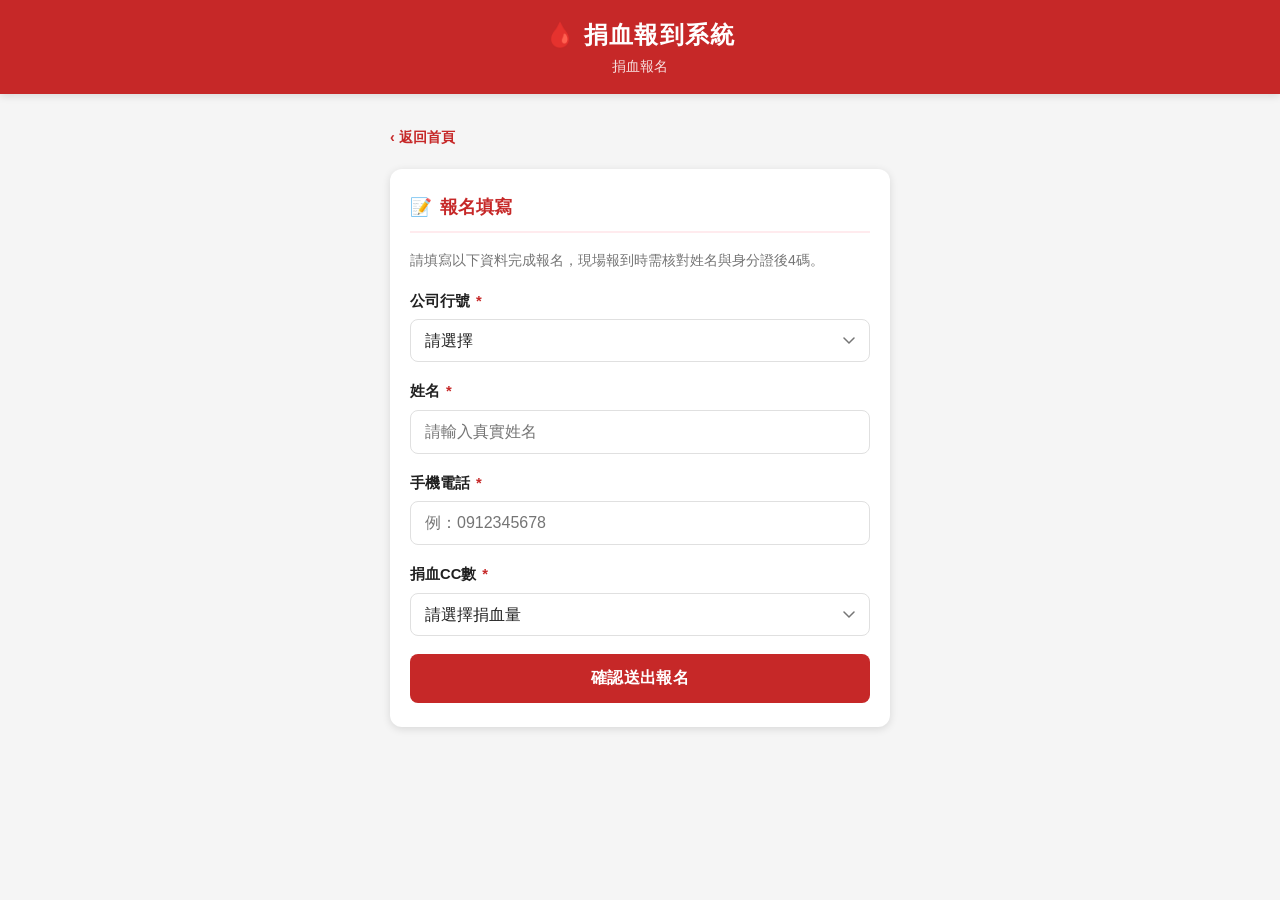
<file: sign-up.html>
<!DOCTYPE html>
<html lang="zh-TW">
<head>
  <meta charset="UTF-8">
  <meta name="viewport" content="width=device-width, initial-scale=1.0">
  <title>捐血報名 - 捐血報到系統</title>
  <link rel="stylesheet" href="css/style.css">
</head>
<body>

  <header class="site-header">
    <h1>🩸 捐血報到系統</h1>
    <div class="subtitle">捐血報名</div>
  </header>

  <main class="container">

    <a href="index.html" class="back-link">‹ 返回首頁</a>

    <div class="card">
      <div class="card-title">
        <span>📝</span> 報名填寫
      </div>

      <p style="font-size:0.88rem; color:#757575; margin-bottom:18px;">
        請填寫以下資料完成報名，現場報到時需核對姓名與身分證後4碼。
      </p>

      <form id="registerForm" novalidate>

        <div class="form-group">
          <label for="company">公司行號 <span class="required">*</span></label>
          <select id="company" class="form-control" onchange="toggleOther('company', 'company-other')">
            <option value="">請選擇</option>
            <option value="仕興員工／仕興員工親友">仕興員工／仕興員工親友</option>
            <option value="董事長親友/獅子會">董事長親友/獅子會</option>
            <option value="總經理(青商會/台灣應達)">總經理(青商會/台灣應達)</option>
            <option value="銀行">銀行</option>
            <option value="貿易商/報關行總務/教友">貿易商/報關行總務/教友</option>
            <option value="供應廠商">供應廠商</option>
            <option value="週邊學校警義消">週邊學校警義消</option>
            <option value="CCK聯誼廠商">CCK聯誼廠商</option>
            <option value="社群平台(官網/Line/FB/IG...等)">社群平台(官網/Line/FB/IG...等)</option>
            <option value="其他">其他</option>
          </select>
          <div class="error-msg" id="err-company">請選擇公司行號</div>
          <input type="text" id="company-other" class="form-control"
                 placeholder="請自行填寫"
                 maxlength="50" style="display:none; margin-top:8px;">
          <div class="error-msg" id="err-company-other">請填寫說明</div>
        </div>

        <div class="form-group">
          <label for="name">姓名 <span class="required">*</span></label>
          <input type="text" id="name" class="form-control"
                 placeholder="請輸入真實姓名" maxlength="20">
          <div class="error-msg" id="err-name">請輸入姓名</div>
        </div>

        <div class="form-group">
          <label for="phone">手機電話 <span class="required">*</span></label>
          <input type="tel" id="phone" class="form-control"
                 placeholder="例：0912345678" maxlength="10"
                 inputmode="numeric"
                 oninput="this.value=this.value.replace(/\D/g,'')">
          <div class="error-msg" id="err-phone">請輸入10碼手機號碼</div>
        </div>

        <div class="form-group">
          <label for="ccAmount">捐血CC數 <span class="required">*</span></label>
          <select id="ccAmount" class="form-control">
            <option value="">請選擇捐血量</option>
            <option value="250cc">250cc</option>
            <option value="500cc">500cc</option>
          </select>
          <div class="error-msg" id="err-cc">請選擇捐血CC數</div>
        </div>

        <div id="loadingBox" class="loading" style="display:none;">
          <div class="spinner"></div>
          <span>送出中，請稍候...</span>
        </div>

        <div id="resultBox" class="result-box"></div>

        <button type="submit" class="btn btn-primary" id="submitBtn">
          確認送出報名
        </button>


      </form>
    </div>

  </main>

  <script src="js/config.js"></script>
  <script src="js/utils.js"></script>
  <script>
    const form       = document.getElementById('registerForm');
    const loadingBox = document.getElementById('loadingBox');
    const resultBox  = document.getElementById('resultBox');
    const submitBtn  = document.getElementById('submitBtn');

    function showError(id, show) {
      const el = document.getElementById('err-' + id);
      if (el) el.classList.toggle('show', show);
    }

    function toggleOther(selectId, otherId) {
      const isOther = document.getElementById(selectId).value === '其他';
      document.getElementById(otherId).style.display = isOther ? 'block' : 'none';
    }

    function getCompanyValue() {
      const sel = document.getElementById('company').value;
      return sel === '其他' ? document.getElementById('company-other').value.trim() : sel;
    }

    function validate() {
      let valid = true;

      const companySelect = document.getElementById('company').value;
      const companyOther  = document.getElementById('company-other').value.trim();
      const name    = document.getElementById('name').value.trim();
      const phone   = document.getElementById('phone').value.trim();
      const cc      = document.getElementById('ccAmount').value;

      showError('company', !companySelect);  if (!companySelect) valid = false;
      if (companySelect === '其他') {
        showError('company-other', !companyOther); if (!companyOther) valid = false;
      }
      showError('name',    !name);        if (!name)    valid = false;
      showError('phone',   !/^09\d{8}$/.test(phone)); if (!/^09\d{8}$/.test(phone)) valid = false;
      showError('cc',      !cc);          if (!cc)      valid = false;

      return valid;
    }

    function showResult(type, title, detail) {
      resultBox.className = 'result-box ' + type;
      const icon = type === 'success' ? '✅' : type === 'warning' ? '⚠️' : '❌';
      resultBox.innerHTML = `
        <div class="result-title">${icon} ${title}</div>
        <div class="result-detail">${escapeHtml(detail)}</div>
      `;
    }

    function resetForm() {
      form.reset();
      resultBox.className = 'result-box';
      resultBox.innerHTML = '';
      document.querySelectorAll('.error-msg').forEach(e => e.classList.remove('show'));
    }

    form.addEventListener('submit', async function(e) {
      e.preventDefault();
      if (!validate()) return;

      submitBtn.disabled = true;
      loadingBox.style.display = 'flex';
      resultBox.className = 'result-box';
      resultBox.innerHTML = '';

      const payload = {
        action:    'register',
        公司行號:   getCompanyValue(),
        姓名:       document.getElementById('name').value.trim(),
        電話:       document.getElementById('phone').value.trim(),
        捐血CC數:   document.getElementById('ccAmount').value,
      };

      try {
        const res  = await fetch(CONFIG.GAS_URL, {
          method: 'POST',
          body: JSON.stringify(payload),
        });
        const data = await res.json();

        if (data.status === 'success') {
          window.location.href = `success.html?type=register&name=${encodeURIComponent(payload.姓名)}`;
        } else if (data.status === 'duplicate') {
          showResult('warning', '重複報名', data.message);
        } else {
          showResult('error', '送出失敗', data.message || '請稍後再試');
        }
      } catch (err) {
        showResult('error', '連線錯誤', '無法連接伺服器，請確認網路後再試。');
      } finally {
        loadingBox.style.display = 'none';
        submitBtn.disabled = false;
      }
    });
  </script>
</body>
</html>
</file>
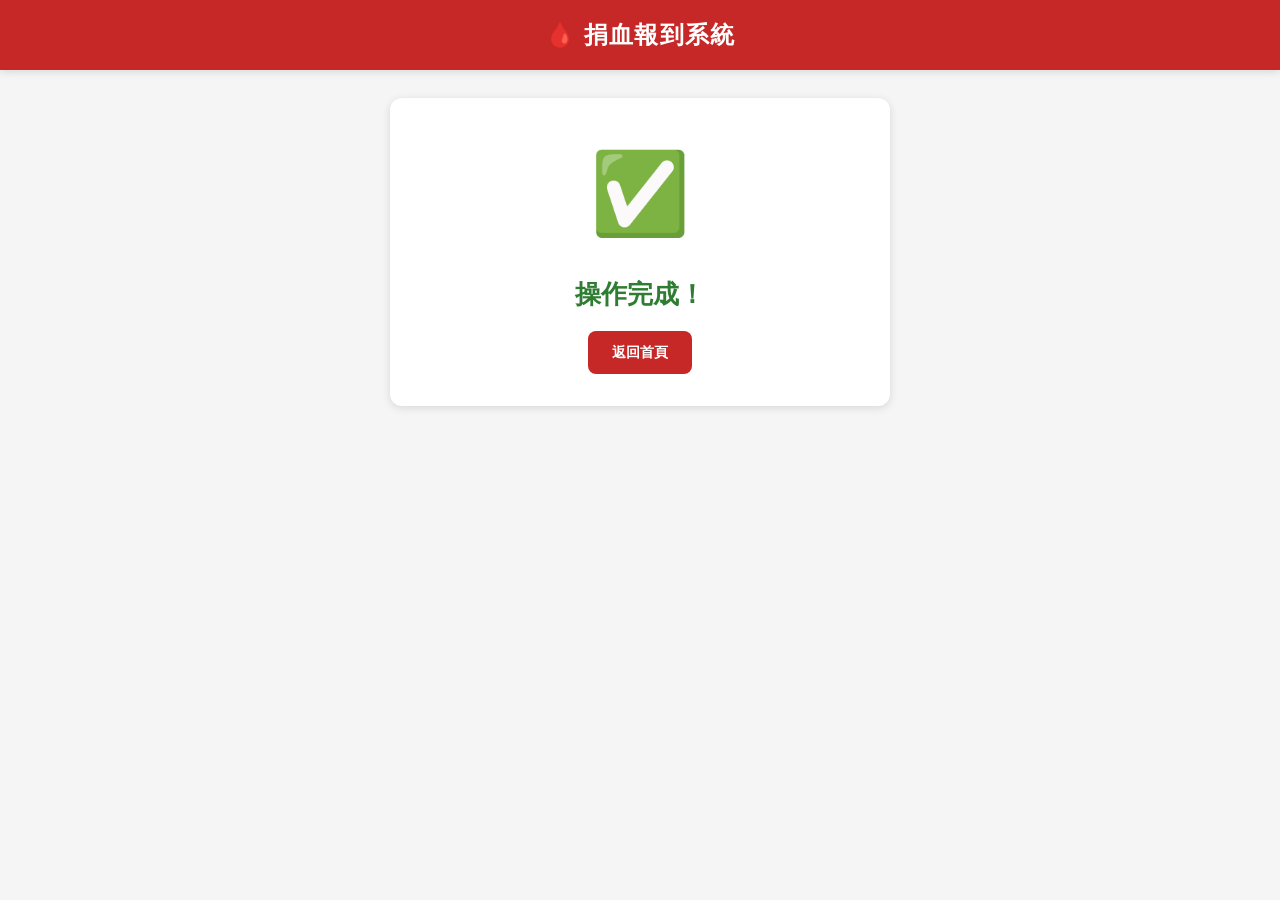
<file: success.html>
<!DOCTYPE html>
<html lang="zh-TW">
<head>
  <meta charset="UTF-8">
  <meta name="viewport" content="width=device-width, initial-scale=1.0">
  <title>完成 - 捐血報到系統</title>
  <link rel="stylesheet" href="css/style.css">
  <style>
    .success-page {
      text-align: center;
      padding: 32px 20px;
    }
    .success-icon {
      font-size: 5rem;
      margin-bottom: 16px;
      animation: popIn 0.4s cubic-bezier(0.175, 0.885, 0.32, 1.275);
    }
    @keyframes popIn {
      from { transform: scale(0.4); opacity: 0; }
      to   { transform: scale(1);   opacity: 1; }
    }
    .success-title {
      font-size: 1.6rem;
      font-weight: 700;
      color: var(--green);
      margin-bottom: 8px;
    }
    .success-msg {
      font-size: 1rem;
      color: var(--gray-600);
      margin-bottom: 24px;
      line-height: 1.8;
    }
    .checkin-number-box {
      background: var(--green-light);
      border: 2px solid #A5D6A7;
      border-radius: var(--radius);
      padding: 20px;
      margin-bottom: 24px;
    }
    .checkin-number-box .label {
      font-size: 0.9rem;
      color: var(--green);
      margin-bottom: 6px;
    }
    .checkin-number-box .number {
      font-size: 3rem;
      font-weight: 700;
      color: var(--green);
      letter-spacing: 0.15em;
    }
    .checkin-number-box .note {
      font-size: 1.4rem;
      font-weight: 700;
      color: #5D4000;
      background: #FFD600;
      border-radius: 8px;
      padding: 14px 16px;
      margin-top: 14px;
      line-height: 1.6;
    }
    .home-btn {
      display: inline-block;
      padding: 10px 24px;
      background: var(--red);
      color: var(--white);
      border: none;
      border-radius: var(--radius-sm);
      font-size: 0.9rem;
      font-weight: 600;
      font-family: inherit;
      text-decoration: none;
      text-align: center;
      cursor: pointer;
      transition: background 0.15s;
      margin-top: 8px;
    }
    .home-btn:hover { background: var(--red-dark); }
  </style>
</head>
<body>

  <header class="site-header">
    <h1>🩸 捐血報到系統</h1>
  </header>

  <main class="container">
    <div class="card success-page" id="successContent">
      <!-- 由 JS 動態填入 -->
    </div>
  </main>

  <script src="js/utils.js"></script>
  <script>
    const params = new URLSearchParams(window.location.search);
    const type   = params.get('type');
    const name   = escapeHtml(params.get('name')   || '');
    const number = escapeHtml(params.get('number') || '');
    const cc     = escapeHtml(params.get('cc')     || '');

    const el = document.getElementById('successContent');

    if (type === 'register') {
      el.innerHTML = `
        <div class="success-icon">✅</div>
        <div class="success-title">報名成功！</div>
        <div class="success-msg">
          ${name} 您好，報名已完成。<br>
          活動當天請至現場輸入手機號碼完成報到。
        </div>
        <a href="index.html" class="home-btn">返回首頁</a>
      `;
    } else if (type === 'checkin') {
      el.innerHTML = `
        <div class="success-icon">🎉</div>
        <div class="success-title">${name} 報到成功！</div>
        <div class="success-msg">捐血CC數：${cc}</div>
        <div class="checkin-number-box">
          <div class="label">您的報到編號</div>
          <div class="number">${number}</div>
          <div class="note">📋 報到成功，請出示畫面給服務人員</div>
        </div>
        <a href="index.html" class="home-btn">返回首頁</a>
      `;
    } else if (type === 'donation') {
      const successText = params.get('success') === 'Y' ? '✓ 成功' : '✗ 未成功';
      const giftText    = params.get('gift')    === 'Y' ? '✓ 已領取' : '✗ 未領取';
      el.innerHTML = `
        <div class="success-icon">🏅</div>
        <div class="success-title">資料更新成功！</div>
        <div class="success-msg">
          ${name} 的捐血資料已記錄完成。<br>
          捐血成功：<strong>${successText}</strong><br>
          禮品領取：<strong>${giftText}</strong>
        </div>
        <a href="index.html" class="home-btn">返回首頁</a>
      `;
    } else {
      el.innerHTML = `
        <div class="success-icon">✅</div>
        <div class="success-title">操作完成！</div>
        <a href="index.html" class="home-btn">返回首頁</a>
      `;
    }
  </script>
</body>
</html>
</file>
<file: css/style.css>
/* =============================================
   捐血報到系統 - 共用樣式
   ============================================= */

:root {
  --red:        #C62828;
  --red-dark:   #8E0000;
  --red-light:  #FFEBEE;
  --orange:     #E65100;
  --green:      #2E7D32;
  --green-light:#E8F5E9;
  --blue:       #1565C0;
  --gray-100:   #F5F5F5;
  --gray-300:   #E0E0E0;
  --gray-600:   #757575;
  --gray-900:   #212121;
  --white:      #FFFFFF;
  --shadow:     0 2px 8px rgba(0,0,0,0.12);
  --radius:     12px;
  --radius-sm:  8px;
}

/* ── Reset ── */
*, *::before, *::after { box-sizing: border-box; margin: 0; padding: 0; }

html { font-size: 16px; }

body {
  font-family: -apple-system, BlinkMacSystemFont, 'Segoe UI', 'Microsoft JhengHei',
               'PingFang TC', sans-serif;
  background: var(--gray-100);
  color: var(--gray-900);
  min-height: 100vh;
  line-height: 1.6;
}

/* ── Header ── */
.site-header {
  background: var(--red);
  color: var(--white);
  padding: 16px 20px;
  text-align: center;
  box-shadow: var(--shadow);
  position: sticky;
  top: 0;
  z-index: 100;
}

.site-header h1 {
  font-size: 1.3rem;
  font-weight: 700;
  letter-spacing: 0.05em;
}

.site-header .subtitle {
  font-size: 0.85rem;
  opacity: 0.85;
  margin-top: 2px;
}

/* ── Container ── */
.container {
  max-width: 540px;
  margin: 0 auto;
  padding: 20px 16px 40px;
}

/* ── Card ── */
.card {
  background: var(--white);
  border-radius: var(--radius);
  padding: 24px 20px;
  box-shadow: var(--shadow);
  margin-bottom: 16px;
}

.card-title {
  font-size: 1.1rem;
  font-weight: 700;
  color: var(--red);
  margin-bottom: 16px;
  padding-bottom: 10px;
  border-bottom: 2px solid var(--red-light);
  display: flex;
  align-items: center;
  gap: 8px;
}

/* ── 首頁導覽按鈕 ── */
.nav-grid {
  display: flex;
  flex-direction: column;
  gap: 14px;
  margin-top: 8px;
}

.nav-btn {
  display: flex;
  align-items: center;
  gap: 16px;
  padding: 20px;
  border-radius: var(--radius);
  text-decoration: none;
  color: var(--gray-900);
  font-size: 1.05rem;
  font-weight: 600;
  box-shadow: var(--shadow);
  transition: transform 0.15s, box-shadow 0.15s;
}

.nav-btn:hover  { transform: translateY(-2px); box-shadow: 0 4px 16px rgba(0,0,0,0.18); }
.nav-btn:active { transform: translateY(0); }

.nav-btn.register { background: #FFEBE8; }
.nav-btn.checkin  { background: #FFF3E0; }
.nav-btn.donation { background: #E8F5E9; }

.nav-btn .icon {
  font-size: 2rem;
  width: 44px;
  text-align: center;
  flex-shrink: 0;
}

.nav-btn .info { flex: 1; }
.nav-btn .info .label { font-size: 1.1rem; }
.nav-btn .info .desc  { font-size: 0.8rem; color: var(--gray-600); margin-top: 2px; font-weight: 400; }

/* ── 表單 ── */
.form-group {
  margin-bottom: 18px;
}

.form-group label {
  display: block;
  font-size: 0.92rem;
  font-weight: 600;
  color: var(--gray-900);
  margin-bottom: 6px;
}

.form-group label .required {
  color: var(--red);
  margin-left: 2px;
}

.form-control {
  width: 100%;
  padding: 12px 14px;
  border: 1.5px solid var(--gray-300);
  border-radius: var(--radius-sm);
  font-size: 1rem;
  font-family: inherit;
  color: var(--gray-900);
  background: var(--white);
  transition: border-color 0.15s;
  -webkit-appearance: none;
  appearance: none;
}

.form-control:focus {
  outline: none;
  border-color: var(--red);
  box-shadow: 0 0 0 3px rgba(198, 40, 40, 0.12);
}

.form-control.error  { border-color: var(--red); }
.form-control select { cursor: pointer; }

select.form-control {
  background-image: url("data:image/svg+xml,%3Csvg xmlns='http://www.w3.org/2000/svg' width='12' height='8' viewBox='0 0 12 8'%3E%3Cpath d='M1 1l5 5 5-5' stroke='%23757575' stroke-width='1.5' fill='none' stroke-linecap='round'/%3E%3C/svg%3E");
  background-repeat: no-repeat;
  background-position: right 14px center;
  padding-right: 36px;
}

.field-hint {
  font-size: 0.8rem;
  color: var(--gray-600);
  margin-top: 4px;
}

/* ── 按鈕 ── */
.btn {
  display: block;
  width: 100%;
  padding: 14px;
  border: none;
  border-radius: var(--radius-sm);
  font-size: 1rem;
  font-weight: 700;
  font-family: inherit;
  cursor: pointer;
  transition: background 0.15s, transform 0.1s;
  letter-spacing: 0.03em;
}

.btn:active { transform: scale(0.98); }

.btn-primary { background: var(--red);   color: var(--white); }
.btn-primary:hover { background: var(--red-dark); }

.btn-orange { background: var(--orange); color: var(--white); }
.btn-orange:hover { background: #BF360C; }

.btn-green  { background: var(--green);  color: var(--white); }
.btn-green:hover { background: #1B5E20; }

.btn-outline {
  background: var(--white);
  color: var(--red);
  border: 2px solid var(--red);
}
.btn-outline:hover { background: var(--red-light); }

.btn-outline-blue {
  background: var(--white);
  color: #1565C0;
  border: 2px solid #1565C0;
}
.btn-outline-blue:hover { background: #E3F2FD; }

.btn-gray {
  background: var(--gray-300);
  color: var(--gray-600);
}

.btn + .btn { margin-top: 10px; }

.btn:disabled {
  opacity: 0.55;
  cursor: not-allowed;
  transform: none;
}

/* ── Tabs ── */
.tabs {
  display: flex;
  background: var(--gray-100);
  border-radius: var(--radius-sm);
  padding: 4px;
  margin-bottom: 20px;
  gap: 4px;
}

.tab-btn {
  flex: 1;
  padding: 10px 8px;
  border: none;
  border-radius: 6px;
  font-size: 0.9rem;
  font-weight: 600;
  font-family: inherit;
  cursor: pointer;
  background: transparent;
  color: var(--gray-600);
  transition: background 0.15s, color 0.15s;
}

.tab-btn.active {
  background: var(--white);
  color: var(--red);
  box-shadow: 0 1px 4px rgba(0,0,0,0.1);
}

.tab-panel { display: none; }
.tab-panel.active { display: block; }

/* ── 結果顯示 ── */
.result-box {
  border-radius: var(--radius-sm);
  padding: 16px;
  margin-top: 16px;
  display: none;
  animation: fadeIn 0.25s ease;
}

@keyframes fadeIn {
  from { opacity: 0; transform: translateY(-6px); }
  to   { opacity: 1; transform: translateY(0); }
}

.result-box.success {
  background: var(--green-light);
  border: 1.5px solid #A5D6A7;
  color: var(--green);
  display: block;
}

.result-box.error {
  background: var(--red-light);
  border: 1.5px solid #EF9A9A;
  color: var(--red);
  display: block;
}

.result-box.warning {
  background: #FFF8E1;
  border: 1.5px solid #FFE082;
  color: #E65100;
  display: block;
}

.result-box .result-title {
  font-weight: 700;
  font-size: 1.05rem;
  margin-bottom: 8px;
  display: flex;
  align-items: center;
  gap: 6px;
}

.result-box .result-detail {
  font-size: 0.95rem;
}

.result-box .checkin-number {
  font-size: 2rem;
  font-weight: 700;
  text-align: center;
  margin: 10px 0 4px;
  letter-spacing: 0.1em;
}

.result-box .checkin-label {
  text-align: center;
  font-size: 0.85rem;
  opacity: 0.8;
}

/* ── Loading ── */
.loading {
  display: flex;
  align-items: center;
  justify-content: center;
  gap: 10px;
  padding: 16px;
  color: var(--gray-600);
  font-size: 0.95rem;
}

.spinner {
  width: 20px;
  height: 20px;
  border: 2.5px solid var(--gray-300);
  border-top-color: var(--red);
  border-radius: 50%;
  animation: spin 0.7s linear infinite;
  flex-shrink: 0;
}

@keyframes spin { to { transform: rotate(360deg); } }

/* ── Y/N 選擇按鈕 ── */
.yn-group {
  display: flex;
  gap: 12px;
  margin-top: 6px;
}

.yn-btn {
  flex: 1;
  padding: 20px 14px;
  border: 2.5px solid var(--gray-300);
  border-radius: var(--radius-sm);
  font-size: 1.25rem;
  font-weight: 700;
  font-family: inherit;
  cursor: pointer;
  background: var(--white);
  color: var(--gray-600);
  transition: all 0.15s;
  line-height: 1.4;
}

.yn-btn.yn-success {
  background: #E8F5E9;
  border-color: #A5D6A7;
  color: var(--green);
}

.yn-btn.yn-fail {
  background: #FFEBEE;
  border-color: #EF9A9A;
  color: var(--red);
}

.yn-btn.yn-success:hover { background: #C8E6C9; }
.yn-btn.yn-fail:hover    { background: #FFCDD2; }

.yn-btn.selected-y {
  background: var(--green);
  border-color: var(--green);
  color: var(--white);
  box-shadow: 0 2px 8px rgba(46,125,50,0.35);
}

.yn-btn.selected-n {
  background: var(--red);
  border-color: var(--red);
  color: var(--white);
  box-shadow: 0 2px 8px rgba(198,40,40,0.35);
}

/* ── 返回連結 ── */
.back-link {
  display: inline-flex;
  align-items: center;
  gap: 6px;
  color: var(--red);
  text-decoration: none;
  font-size: 0.9rem;
  font-weight: 600;
  margin-bottom: 16px;
  padding: 4px 0;
}

.back-link:hover { text-decoration: underline; }

/* ── 步驟標示 ── */
.step-badge {
  display: inline-block;
  background: var(--red);
  color: var(--white);
  font-size: 0.75rem;
  font-weight: 700;
  padding: 2px 8px;
  border-radius: 99px;
  margin-bottom: 8px;
}

/* ── 首頁 Banner ── */
.home-banner {
  background: var(--white);
  color: var(--gray-900);
  border-radius: var(--radius);
  padding: 24px 20px;
  text-align: center;
  margin-bottom: 20px;
  box-shadow: var(--shadow);
}

.home-banner .banner-logo {
  max-width: 180px;
  width: 60%;
  height: auto;
  border-radius: 8px;
  margin-bottom: 10px;
  display: block;
  margin-left: auto;
  margin-right: auto;
}

.home-banner .event-title {
  font-size: 1.05rem;
  font-weight: 700;
  color: var(--red);
  line-height: 1.5;
  margin: 4px 0 8px;
  white-space: pre-line;
  overflow-wrap: anywhere;
}

.home-banner p { font-size: 0.9rem; color: var(--gray-600); margin-top: 4px; }

.hidden {
  display: none !important;
}

.current-number-card {
  background: var(--white);
  border-radius: var(--radius);
  padding: 18px 20px;
  text-align: center;
  margin-bottom: 20px;
  box-shadow: var(--shadow);
}

.current-number-label {
  color: var(--gray-600);
  font-size: 0.92rem;
  font-weight: 700;
  margin-bottom: 6px;
}

.current-number-value {
  color: var(--gray-900);
  font-size: 2.8rem;
  font-weight: 900;
  line-height: 1;
  letter-spacing: 0;
  font-variant-numeric: tabular-nums;
}

.waiting-range {
  display: inline-block;
  margin-top: 12px;
  padding: 8px 16px;
  background: #FFF8E1;
  border: 1px solid #FFE082;
  border-radius: 999px;
  color: #8A5A00;
  font-size: 1rem;
  font-weight: 700;
  font-variant-numeric: tabular-nums;
}

.current-number-note {
  color: var(--gray-600);
  font-size: 0.82rem;
  margin-top: 8px;
}

/* ── 驗證錯誤訊息 ── */
.error-msg {
  color: var(--red);
  font-size: 0.82rem;
  margin-top: 4px;
  display: none;
}

.error-msg.show { display: block; }

/* ── Responsive ── */
@media (min-width: 600px) {
  .site-header h1 { font-size: 1.5rem; }
  .container { padding: 28px 20px 60px; }
  .nav-btn { padding: 24px; }
}
</file>
